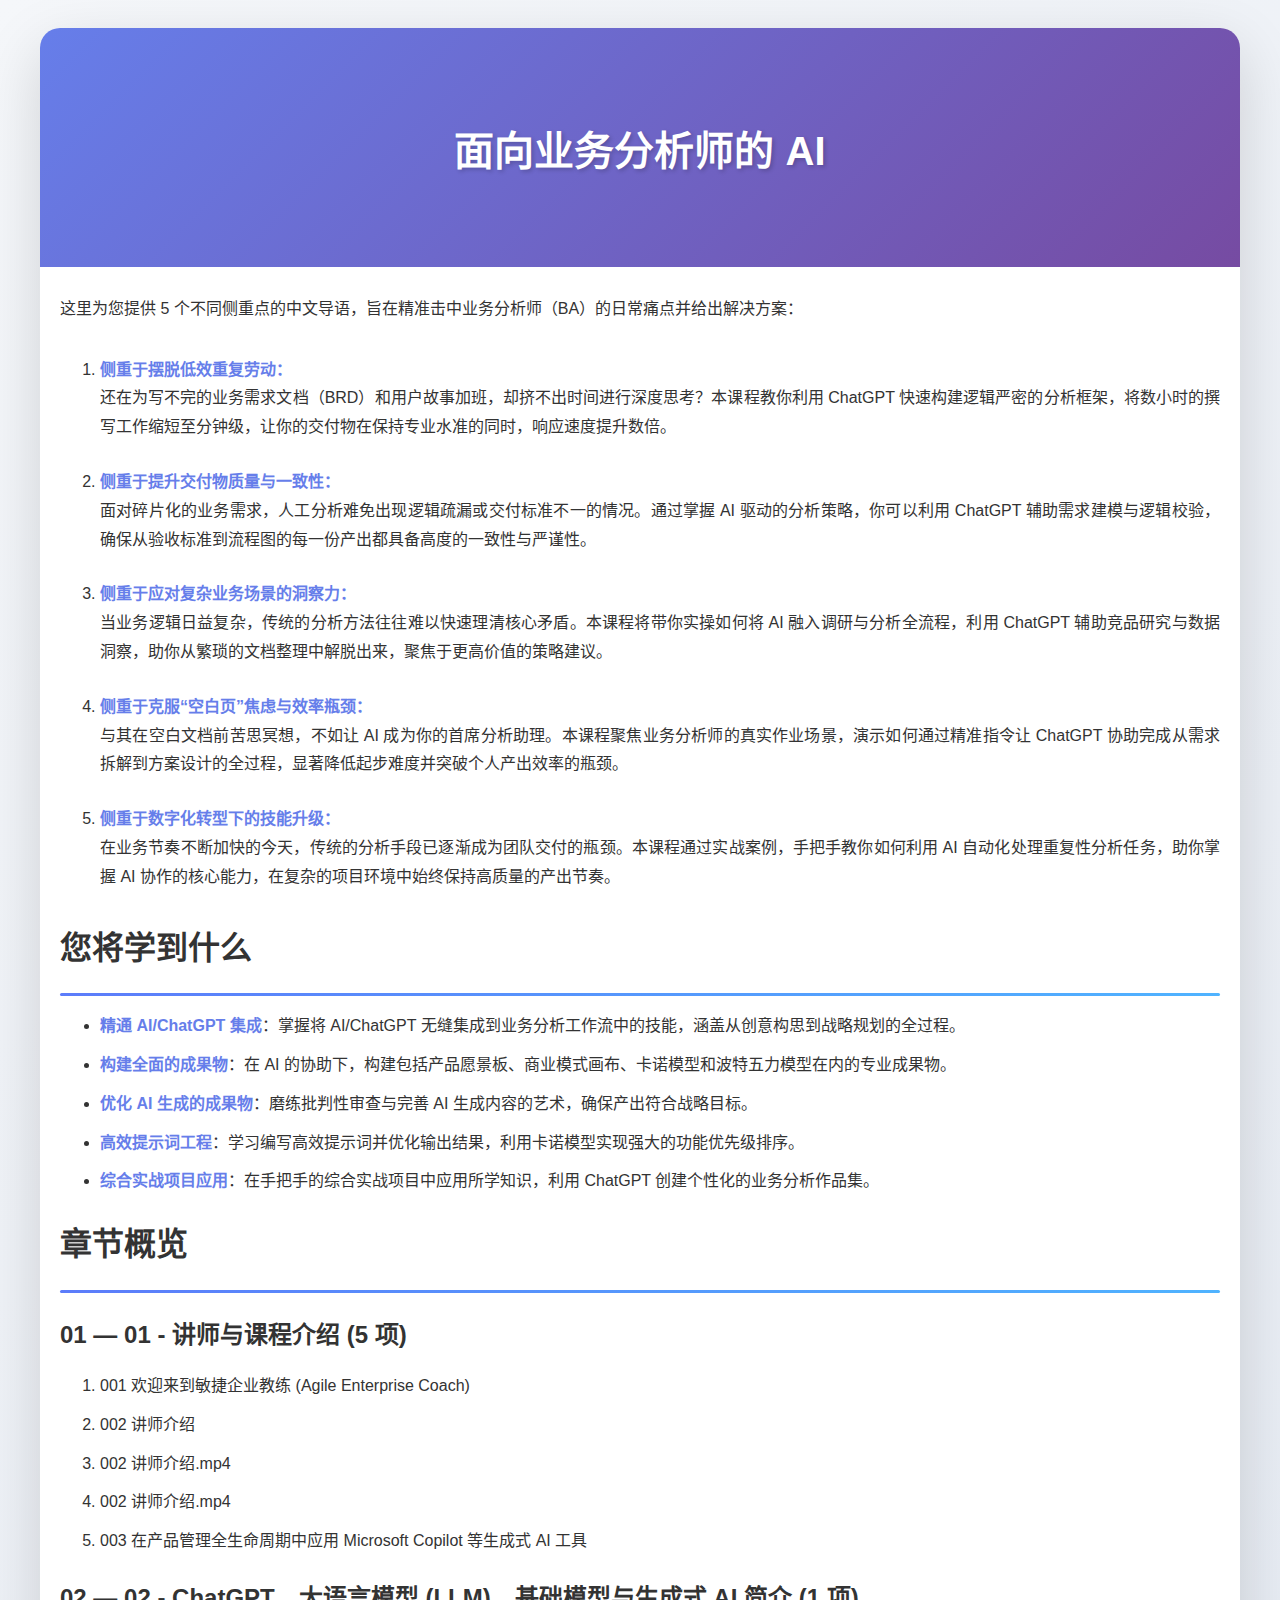
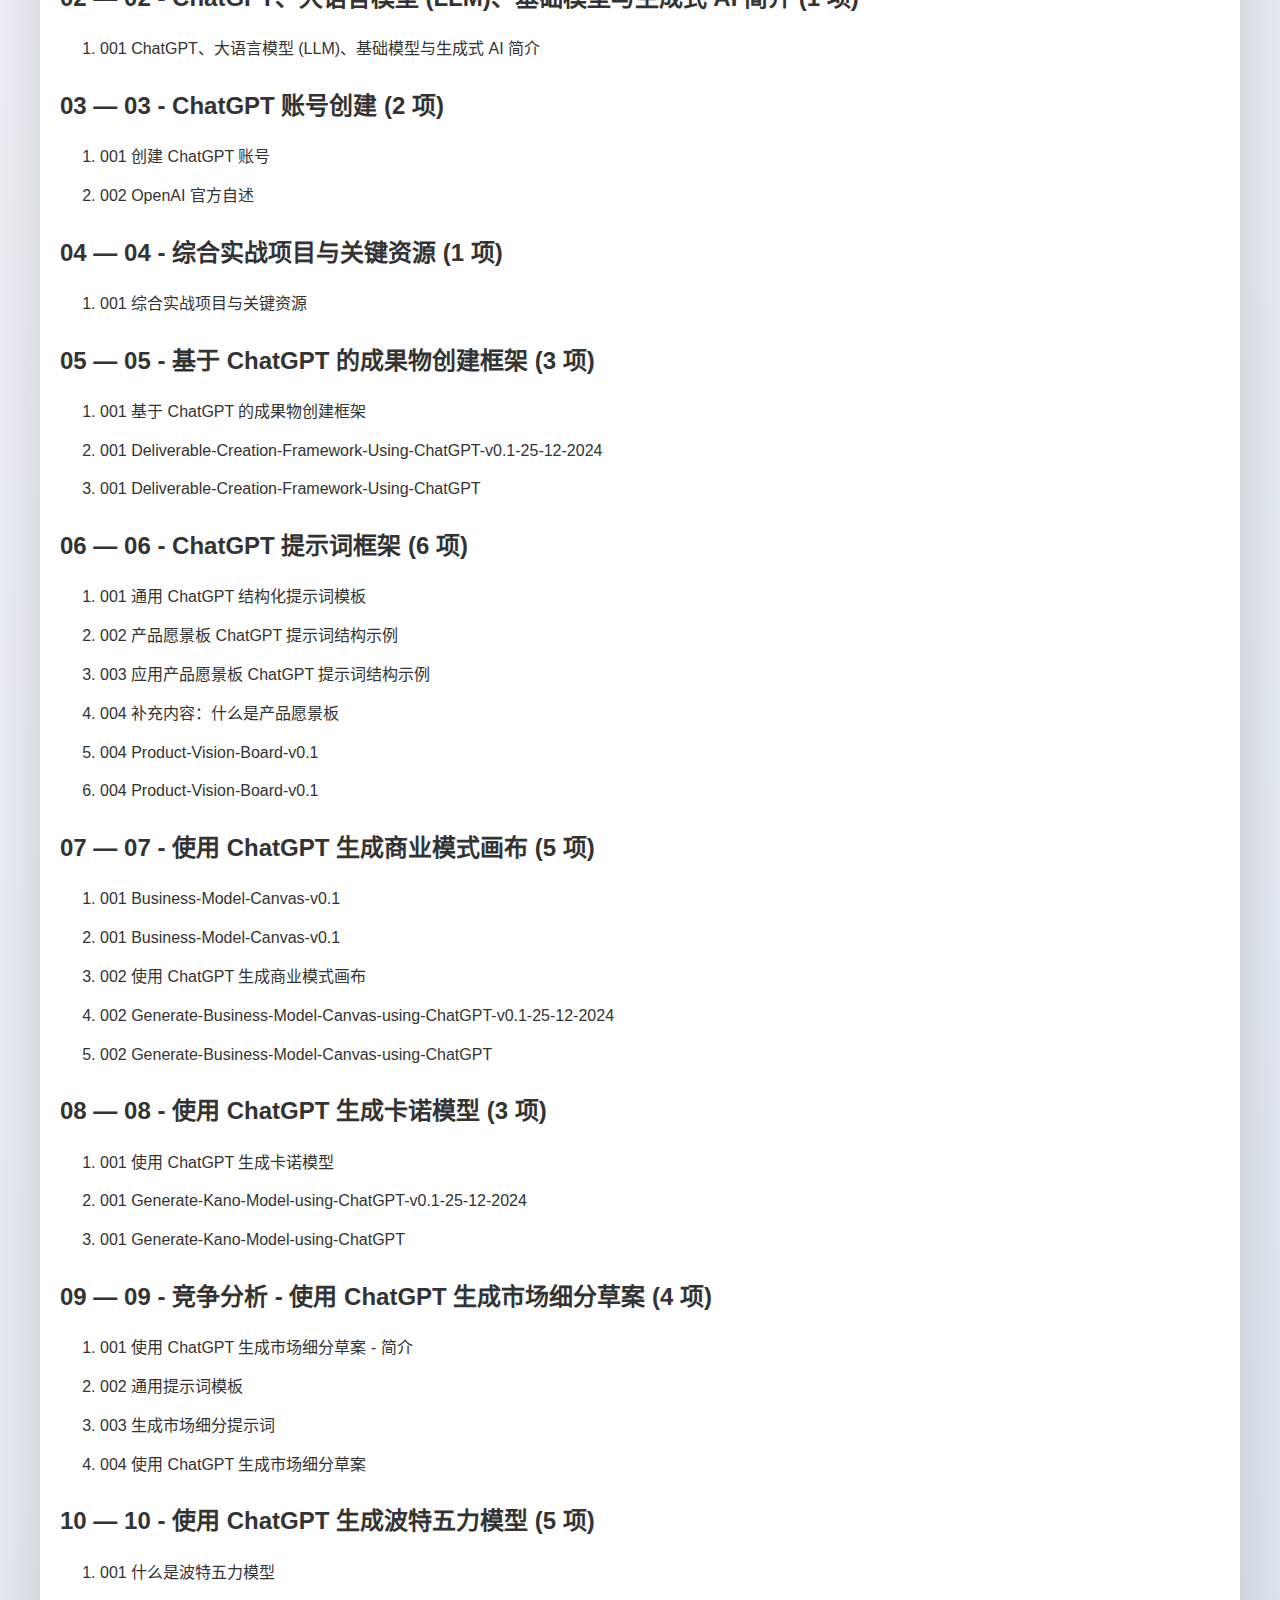
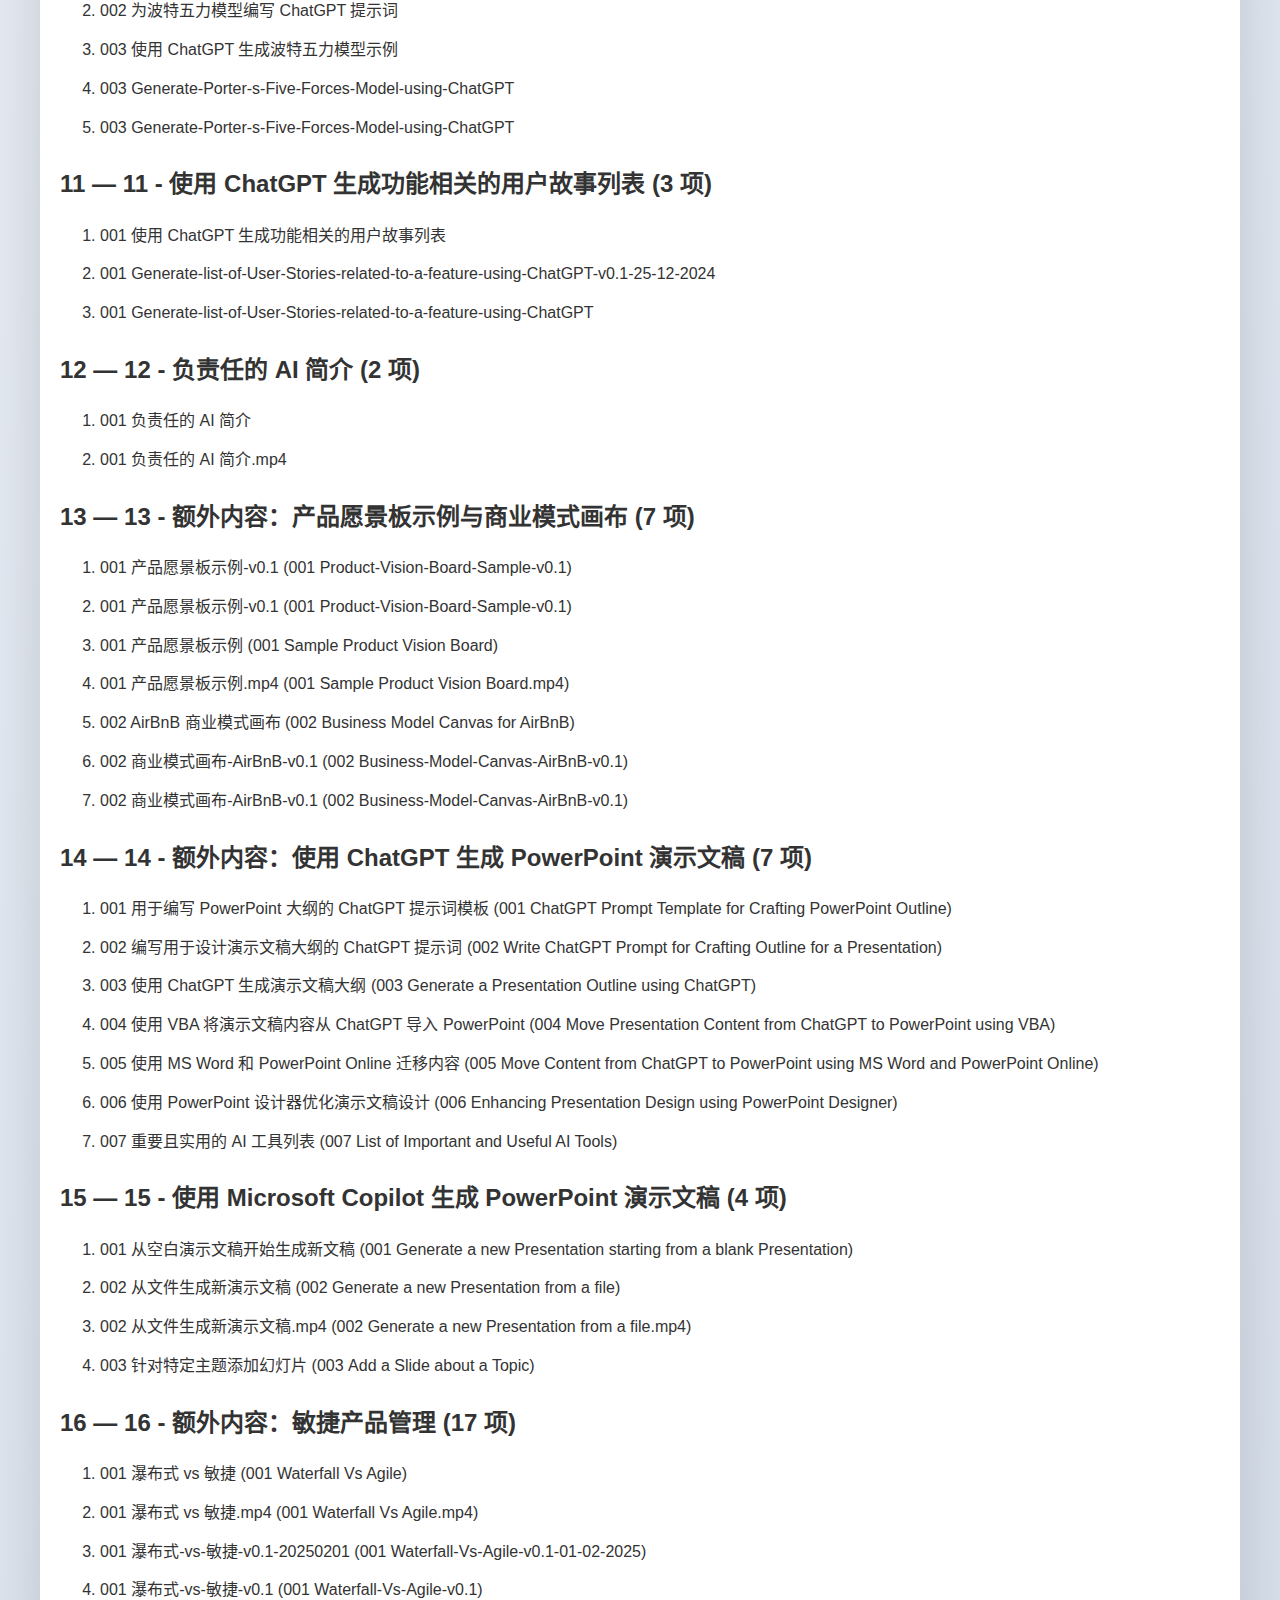
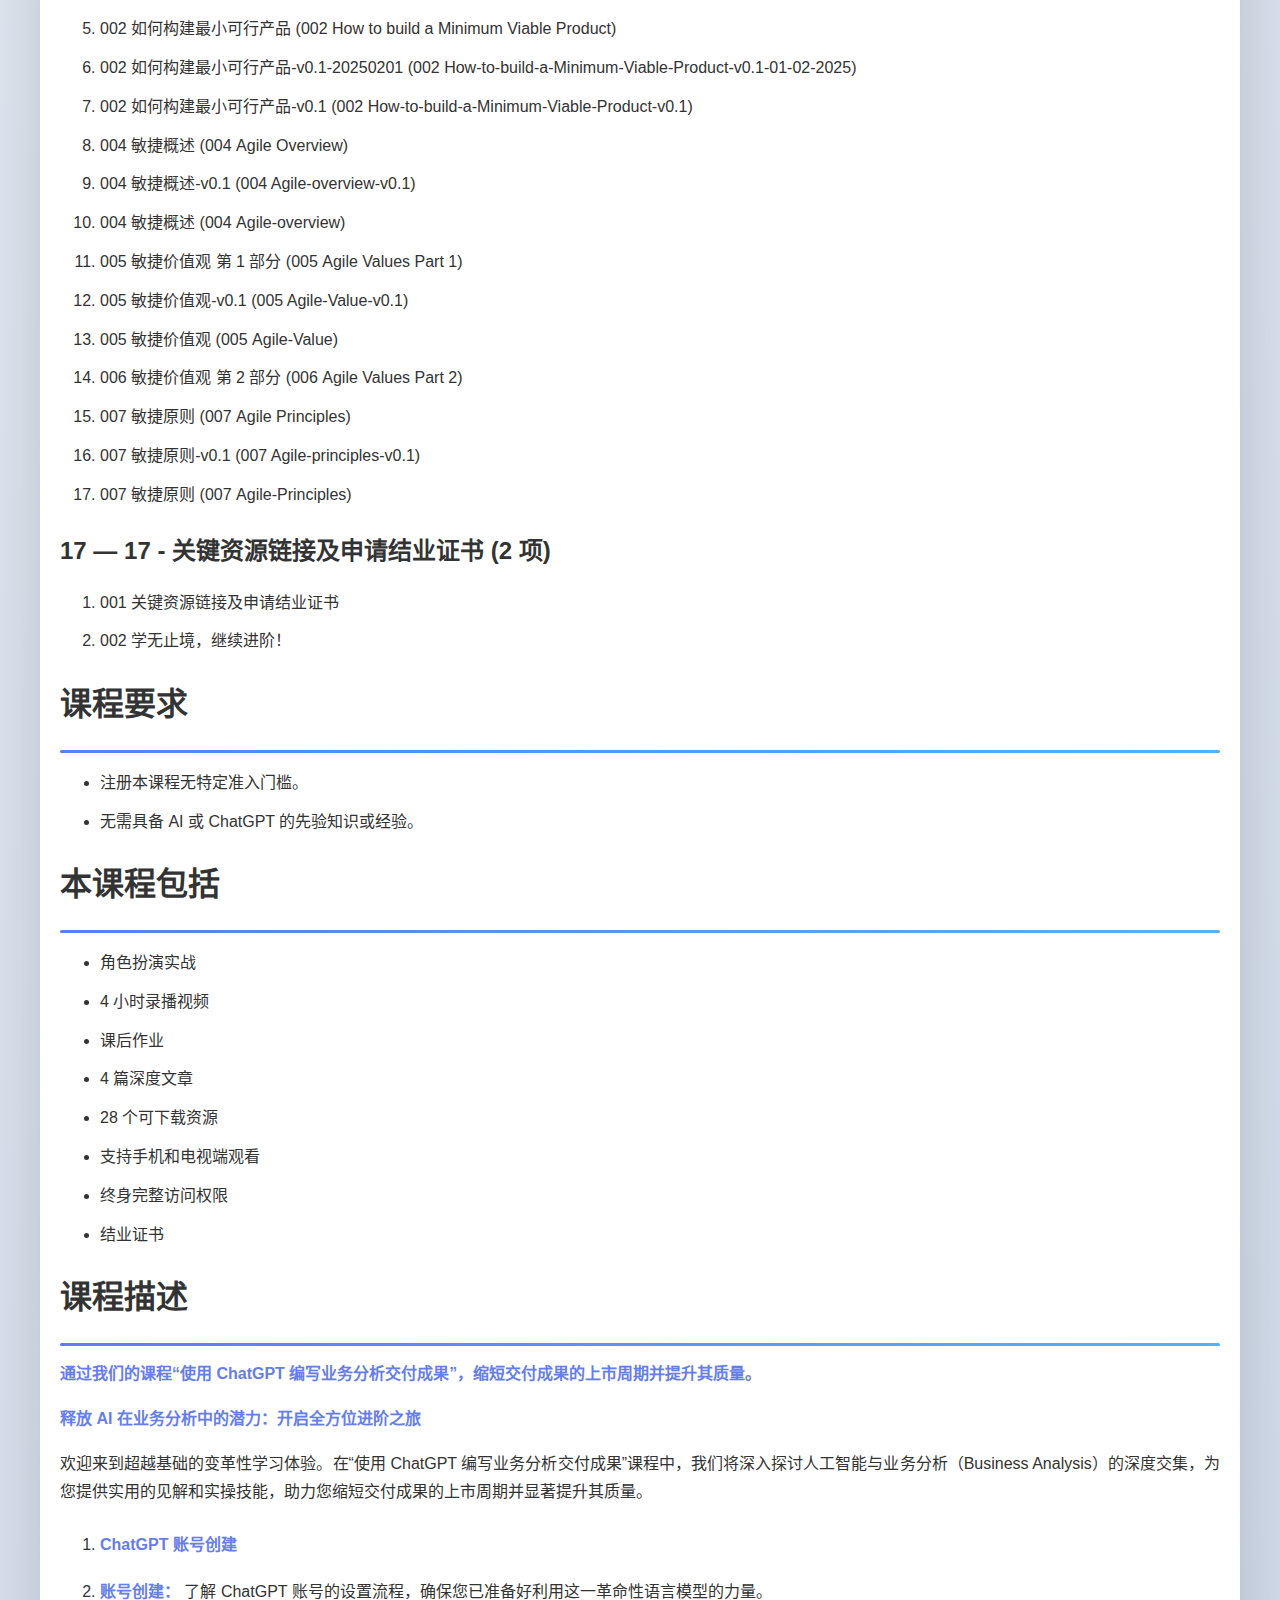
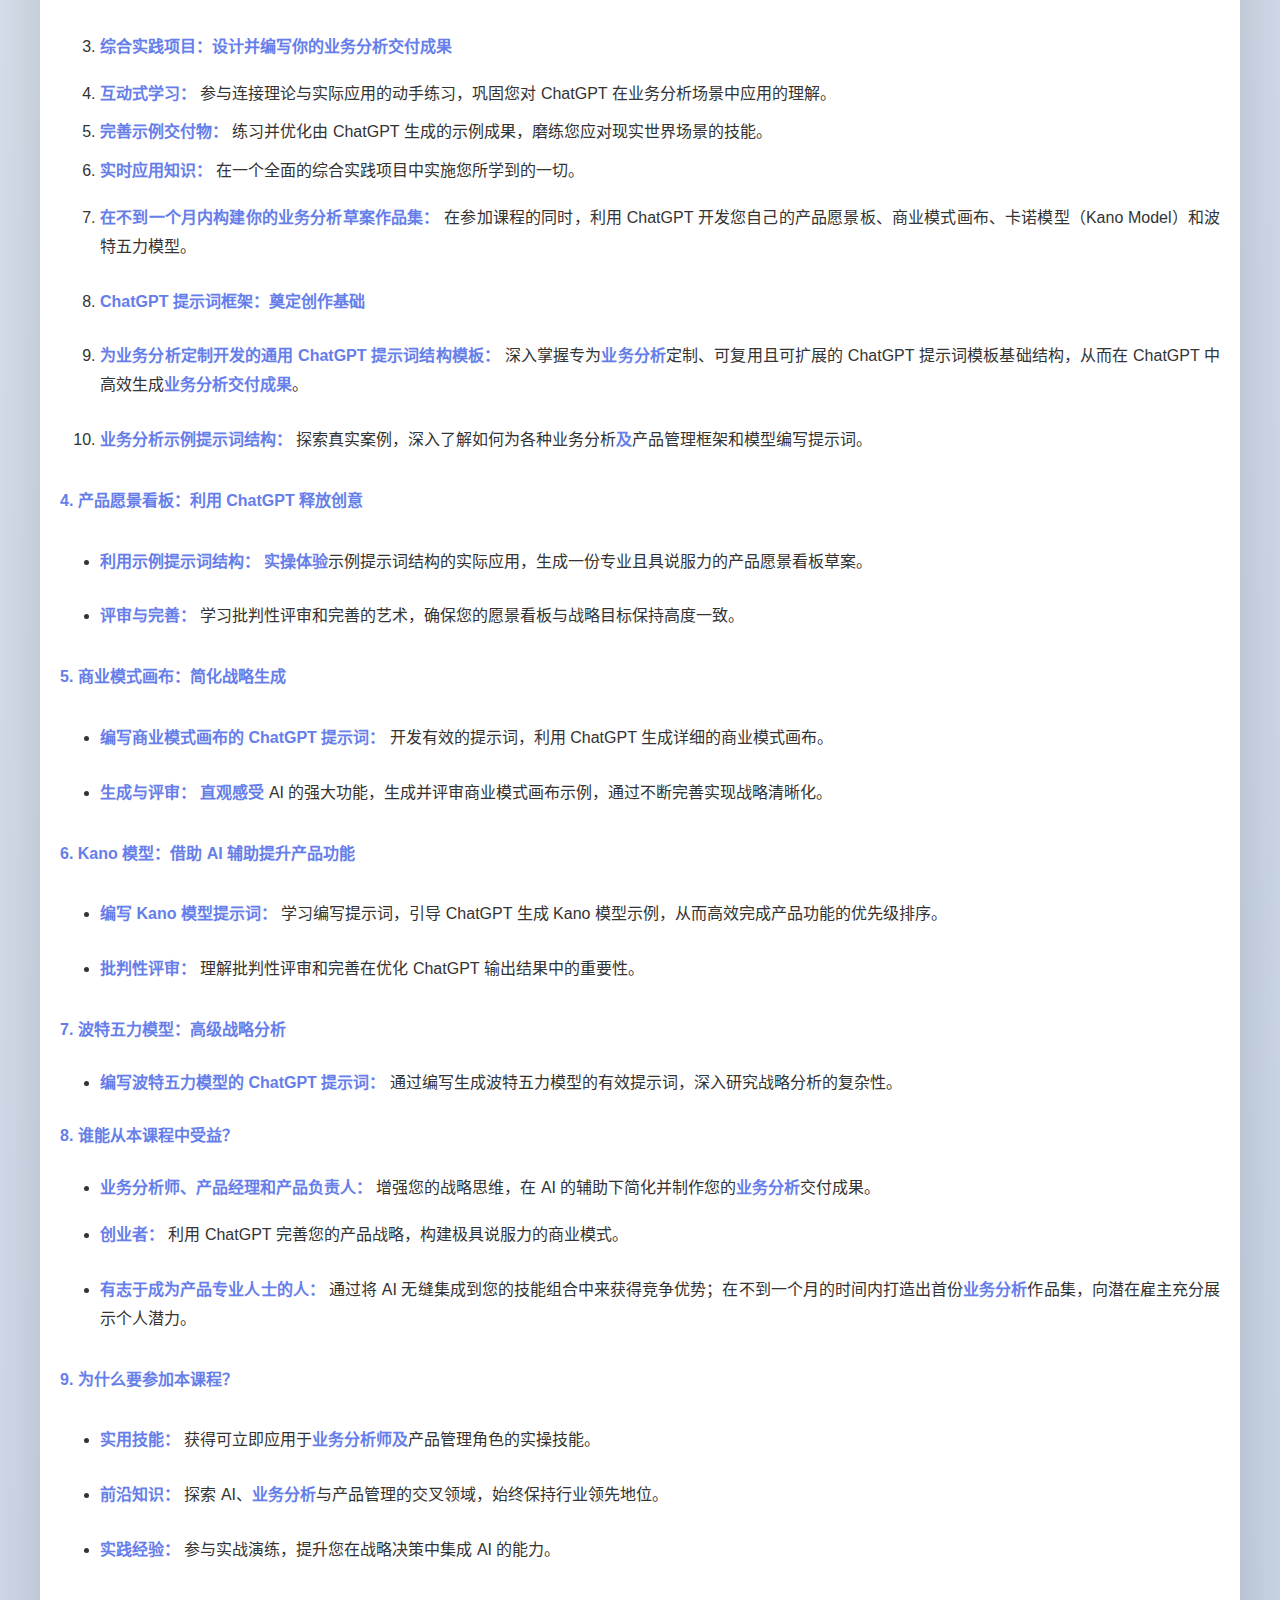
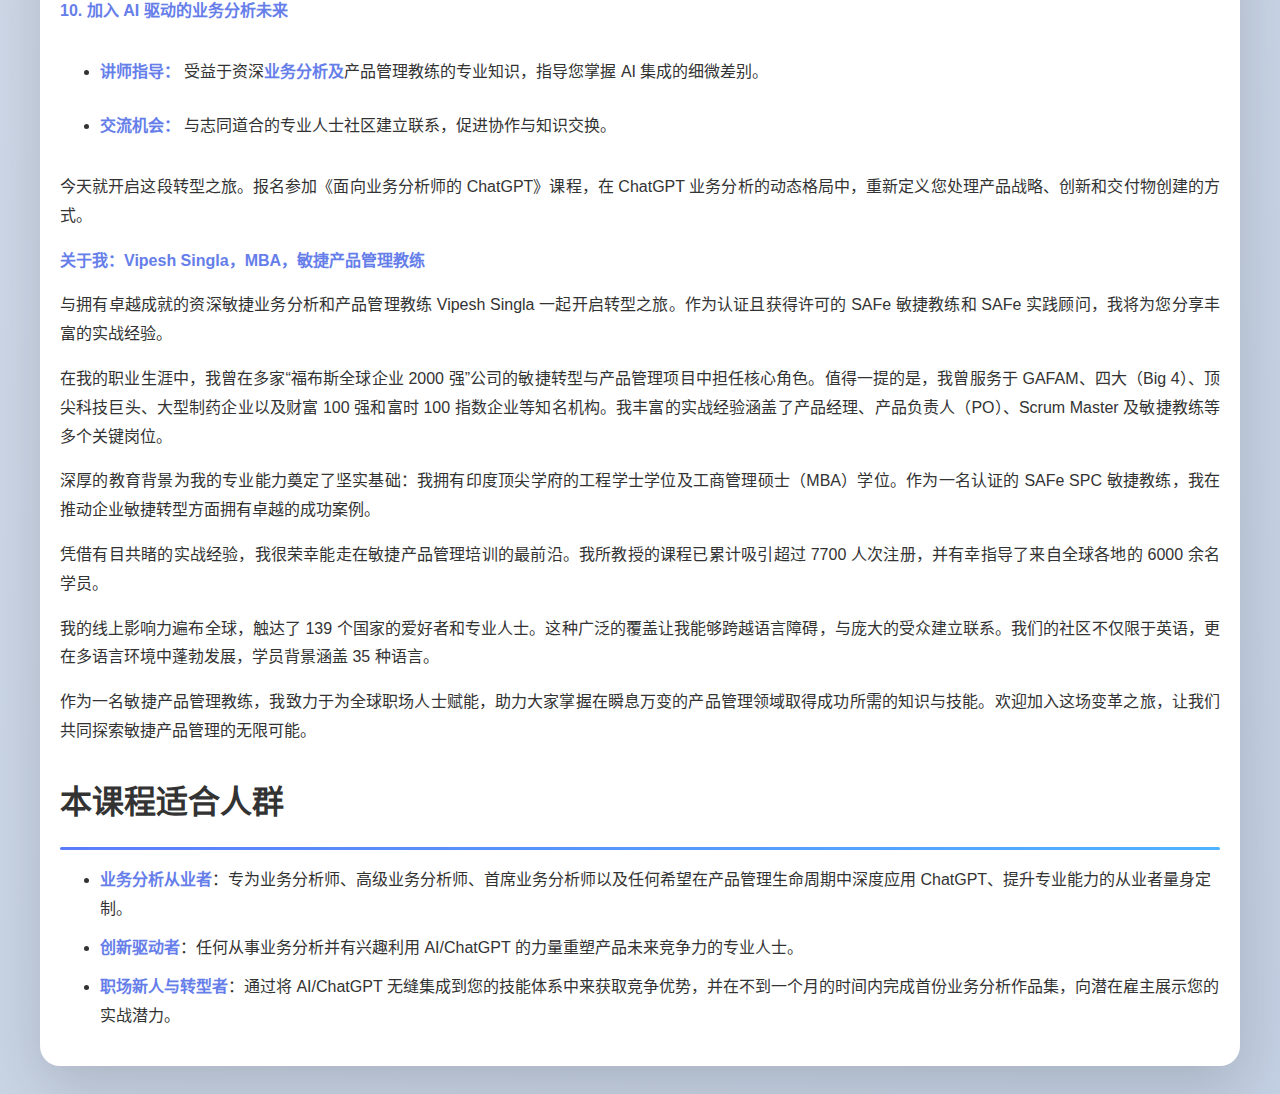
<file: course_reports/ai-for-business-analysts_final_zh.html>
<!DOCTYPE html>

<html lang="zh-CN">
<head>
<meta charset="utf-8"/>
<meta content="width=device-width, initial-scale=1.0" name="viewport"/>
<title>面向业务分析师的 AI</title>

</head>
<body style="font-family: -apple-system, BlinkMacSystemFont, 'Segoe UI', 'Roboto', 'Helvetica Neue', Arial, sans-serif; line-height: 1.8; color: #333; background: linear-gradient(135deg, #f5f7fa 0%, #c3cfe2 100%); padding: 20px">
<div class="container" style="max-width: 1200px; margin: 0 auto; background: #ffffff; border-radius: 20px; box-shadow: 0 20px 60px rgba(0, 0, 0, 0.15); overflow: hidden">
<div class="header" style="background: linear-gradient(135deg, #667eea 0%, #764ba2 100%); color: white; padding: 60px 40px; text-align: center">
<h1 style="font-size: 2.5em; margin-bottom: 20px; text-shadow: 2px 2px 4px rgba(0, 0, 0, 0.2)">面向业务分析师的 AI</h1>
</div>
<div class="content" style="padding: 20px">
<p style="margin: 0; padding: 8px 0; text-align: justify">这里为您提供 5 个不同侧重点的中文导语，旨在精准击中业务分析师（BA）的日常痛点并给出解决方案：</p>
<ol>
<li style="margin: 10px 0; line-height: 1.8">
<p style="margin: 0; padding: 8px 0; text-align: justify"><strong style="color: #667eea; font-weight: 600">侧重于摆脱低效重复劳动：</strong><br/>
还在为写不完的业务需求文档（BRD）和用户故事加班，却挤不出时间进行深度思考？本课程教你利用 ChatGPT 快速构建逻辑严密的分析框架，将数小时的撰写工作缩短至分钟级，让你的交付物在保持专业水准的同时，响应速度提升数倍。</p>
</li>
<li style="margin: 10px 0; line-height: 1.8">
<p style="margin: 0; padding: 8px 0; text-align: justify"><strong style="color: #667eea; font-weight: 600">侧重于提升交付物质量与一致性：</strong><br/>
面对碎片化的业务需求，人工分析难免出现逻辑疏漏或交付标准不一的情况。通过掌握 AI 驱动的分析策略，你可以利用 ChatGPT 辅助需求建模与逻辑校验，确保从验收标准到流程图的每一份产出都具备高度的一致性与严谨性。</p>
</li>
<li style="margin: 10px 0; line-height: 1.8">
<p style="margin: 0; padding: 8px 0; text-align: justify"><strong style="color: #667eea; font-weight: 600">侧重于应对复杂业务场景的洞察力：</strong><br/>
当业务逻辑日益复杂，传统的分析方法往往难以快速理清核心矛盾。本课程将带你实操如何将 AI 融入调研与分析全流程，利用 ChatGPT 辅助竞品研究与数据洞察，助你从繁琐的文档整理中解脱出来，聚焦于更高价值的策略建议。</p>
</li>
<li style="margin: 10px 0; line-height: 1.8">
<p style="margin: 0; padding: 8px 0; text-align: justify"><strong style="color: #667eea; font-weight: 600">侧重于克服“空白页”焦虑与效率瓶颈：</strong><br/>
与其在空白文档前苦思冥想，不如让 AI 成为你的首席分析助理。本课程聚焦业务分析师的真实作业场景，演示如何通过精准指令让 ChatGPT 协助完成从需求拆解到方案设计的全过程，显著降低起步难度并突破个人产出效率的瓶颈。</p>
</li>
<li style="margin: 10px 0; line-height: 1.8">
<p style="margin: 0; padding: 8px 0; text-align: justify"><strong style="color: #667eea; font-weight: 600">侧重于数字化转型下的技能升级：</strong><br/>
在业务节奏不断加快的今天，传统的分析手段已逐渐成为团队交付的瓶颈。本课程通过实战案例，手把手教你如何利用 AI 自动化处理重复性分析任务，助你掌握 AI 协作的核心能力，在复杂的项目环境中始终保持高质量的产出节奏。</p>
</li>
</ol>
<h2 id="您将学到什么" style="font-size: 32px !important; margin-top: 20px; margin-bottom: 4px; padding-bottom: 0; border-bottom: none">您将学到什么</h2>
<span aria-hidden="true" class="h2-divider" style="display: block; width: 100%; height: 3px; margin-top: 16px; margin-bottom: 6px; border-radius: 999px; background: linear-gradient(90deg, #5c7cfa, #4fb3ff)"> </span>
<ul>
<li style="margin: 10px 0; line-height: 1.8"><strong style="color: #667eea; font-weight: 600">精通 AI/ChatGPT 集成</strong>：掌握将 AI/ChatGPT 无缝集成到业务分析工作流中的技能，涵盖从创意构思到战略规划的全过程。</li>
<li style="margin: 10px 0; line-height: 1.8"><strong style="color: #667eea; font-weight: 600">构建全面的成果物</strong>：在 AI 的协助下，构建包括产品愿景板、商业模式画布、卡诺模型和波特五力模型在内的专业成果物。</li>
<li style="margin: 10px 0; line-height: 1.8"><strong style="color: #667eea; font-weight: 600">优化 AI 生成的成果物</strong>：磨练批判性审查与完善 AI 生成内容的艺术，确保产出符合战略目标。</li>
<li style="margin: 10px 0; line-height: 1.8"><strong style="color: #667eea; font-weight: 600">高效提示词工程</strong>：学习编写高效提示词并优化输出结果，利用卡诺模型实现强大的功能优先级排序。</li>
<li style="margin: 10px 0; line-height: 1.8"><strong style="color: #667eea; font-weight: 600">综合实战项目应用</strong>：在手把手的综合实战项目中应用所学知识，利用 ChatGPT 创建个性化的业务分析作品集。</li>
</ul>
<h2 id="章节概览" style="font-size: 32px !important; margin-top: 20px; margin-bottom: 4px; padding-bottom: 0; border-bottom: none">章节概览</h2>
<span aria-hidden="true" class="h2-divider" style="display: block; width: 100%; height: 3px; margin-top: 16px; margin-bottom: 6px; border-radius: 999px; background: linear-gradient(90deg, #5c7cfa, #4fb3ff)"> </span>
<h3 id="01-01---讲师与课程介绍-5-项" style="font-size: 24px !important; margin-top: 20px; margin-bottom: 15px">01 — 01 - 讲师与课程介绍 (5 项)</h3>
<ol>
<li style="margin: 10px 0; line-height: 1.8">001 欢迎来到敏捷企业教练 (Agile Enterprise Coach)</li>
<li style="margin: 10px 0; line-height: 1.8">002 讲师介绍</li>
<li style="margin: 10px 0; line-height: 1.8">002 讲师介绍.mp4</li>
<li style="margin: 10px 0; line-height: 1.8">002 讲师介绍.mp4</li>
<li style="margin: 10px 0; line-height: 1.8">003 在产品管理全生命周期中应用 Microsoft Copilot 等生成式 AI 工具</li>
</ol>
<h3 id="02-02---chatgpt大语言模型-llm基础模型与生成式-ai-简介-1-项" style="font-size: 24px !important; margin-top: 20px; margin-bottom: 15px">02 — 02 - ChatGPT、大语言模型 (LLM)、基础模型与生成式 AI 简介 (1 项)</h3>
<ol>
<li style="margin: 10px 0; line-height: 1.8">001 ChatGPT、大语言模型 (LLM)、基础模型与生成式 AI 简介</li>
</ol>
<h3 id="03-03---chatgpt-账号创建-2-项" style="font-size: 24px !important; margin-top: 20px; margin-bottom: 15px">03 — 03 - ChatGPT 账号创建 (2 项)</h3>
<ol>
<li style="margin: 10px 0; line-height: 1.8">001 创建 ChatGPT 账号</li>
<li style="margin: 10px 0; line-height: 1.8">002 OpenAI 官方自述</li>
</ol>
<h3 id="04-04---综合实战项目与关键资源-1-项" style="font-size: 24px !important; margin-top: 20px; margin-bottom: 15px">04 — 04 - 综合实战项目与关键资源 (1 项)</h3>
<ol>
<li style="margin: 10px 0; line-height: 1.8">001 综合实战项目与关键资源</li>
</ol>
<h3 id="05-05---基于-chatgpt-的成果物创建框架-3-项" style="font-size: 24px !important; margin-top: 20px; margin-bottom: 15px">05 — 05 - 基于 ChatGPT 的成果物创建框架 (3 项)</h3>
<ol>
<li style="margin: 10px 0; line-height: 1.8">001 基于 ChatGPT 的成果物创建框架</li>
<li style="margin: 10px 0; line-height: 1.8">001 Deliverable-Creation-Framework-Using-ChatGPT-v0.1-25-12-2024</li>
<li style="margin: 10px 0; line-height: 1.8">001 Deliverable-Creation-Framework-Using-ChatGPT</li>
</ol>
<h3 id="06-06---chatgpt-提示词框架-6-项" style="font-size: 24px !important; margin-top: 20px; margin-bottom: 15px">06 — 06 - ChatGPT 提示词框架 (6 项)</h3>
<ol>
<li style="margin: 10px 0; line-height: 1.8">001 通用 ChatGPT 结构化提示词模板</li>
<li style="margin: 10px 0; line-height: 1.8">002 产品愿景板 ChatGPT 提示词结构示例</li>
<li style="margin: 10px 0; line-height: 1.8">003 应用产品愿景板 ChatGPT 提示词结构示例</li>
<li style="margin: 10px 0; line-height: 1.8">004 补充内容：什么是产品愿景板</li>
<li style="margin: 10px 0; line-height: 1.8">004 Product-Vision-Board-v0.1</li>
<li style="margin: 10px 0; line-height: 1.8">004 Product-Vision-Board-v0.1</li>
</ol>
<h3 id="07-07---使用-chatgpt-生成商业模式画布-5-项" style="font-size: 24px !important; margin-top: 20px; margin-bottom: 15px">07 — 07 - 使用 ChatGPT 生成商业模式画布 (5 项)</h3>
<ol>
<li style="margin: 10px 0; line-height: 1.8">001 Business-Model-Canvas-v0.1</li>
<li style="margin: 10px 0; line-height: 1.8">001 Business-Model-Canvas-v0.1</li>
<li style="margin: 10px 0; line-height: 1.8">002 使用 ChatGPT 生成商业模式画布</li>
<li style="margin: 10px 0; line-height: 1.8">002 Generate-Business-Model-Canvas-using-ChatGPT-v0.1-25-12-2024</li>
<li style="margin: 10px 0; line-height: 1.8">002 Generate-Business-Model-Canvas-using-ChatGPT</li>
</ol>
<h3 id="08-08---使用-chatgpt-生成卡诺模型-3-项" style="font-size: 24px !important; margin-top: 20px; margin-bottom: 15px">08 — 08 - 使用 ChatGPT 生成卡诺模型 (3 项)</h3>
<ol>
<li style="margin: 10px 0; line-height: 1.8">001 使用 ChatGPT 生成卡诺模型</li>
<li style="margin: 10px 0; line-height: 1.8">001 Generate-Kano-Model-using-ChatGPT-v0.1-25-12-2024</li>
<li style="margin: 10px 0; line-height: 1.8">001 Generate-Kano-Model-using-ChatGPT</li>
</ol>
<h3 id="09-09---竞争分析---使用-chatgpt-生成市场细分草案-4-项" style="font-size: 24px !important; margin-top: 20px; margin-bottom: 15px">09 — 09 - 竞争分析 - 使用 ChatGPT 生成市场细分草案 (4 项)</h3>
<ol>
<li style="margin: 10px 0; line-height: 1.8">001 使用 ChatGPT 生成市场细分草案 - 简介</li>
<li style="margin: 10px 0; line-height: 1.8">002 通用提示词模板</li>
<li style="margin: 10px 0; line-height: 1.8">003 生成市场细分提示词</li>
<li style="margin: 10px 0; line-height: 1.8">004 使用 ChatGPT 生成市场细分草案</li>
</ol>
<h3 id="10-10---使用-chatgpt-生成波特五力模型-5-项" style="font-size: 24px !important; margin-top: 20px; margin-bottom: 15px">10 — 10 - 使用 ChatGPT 生成波特五力模型 (5 项)</h3>
<ol>
<li style="margin: 10px 0; line-height: 1.8">001 什么是波特五力模型</li>
<li style="margin: 10px 0; line-height: 1.8">002 为波特五力模型编写 ChatGPT 提示词</li>
<li style="margin: 10px 0; line-height: 1.8">003 使用 ChatGPT 生成波特五力模型示例</li>
<li style="margin: 10px 0; line-height: 1.8">003 Generate-Porter-s-Five-Forces-Model-using-ChatGPT</li>
<li style="margin: 10px 0; line-height: 1.8">003 Generate-Porter-s-Five-Forces-Model-using-ChatGPT</li>
</ol>
<h3 id="11-11---使用-chatgpt-生成功能相关的用户故事列表-3-项" style="font-size: 24px !important; margin-top: 20px; margin-bottom: 15px">11 — 11 - 使用 ChatGPT 生成功能相关的用户故事列表 (3 项)</h3>
<ol>
<li style="margin: 10px 0; line-height: 1.8">001 使用 ChatGPT 生成功能相关的用户故事列表</li>
<li style="margin: 10px 0; line-height: 1.8">001 Generate-list-of-User-Stories-related-to-a-feature-using-ChatGPT-v0.1-25-12-2024</li>
<li style="margin: 10px 0; line-height: 1.8">001 Generate-list-of-User-Stories-related-to-a-feature-using-ChatGPT</li>
</ol>
<h3 id="12-12---负责任的-ai-简介-2-项" style="font-size: 24px !important; margin-top: 20px; margin-bottom: 15px">12 — 12 - 负责任的 AI 简介 (2 项)</h3>
<ol>
<li style="margin: 10px 0; line-height: 1.8">001 负责任的 AI 简介</li>
<li style="margin: 10px 0; line-height: 1.8">001 负责任的 AI 简介.mp4</li>
</ol>
<h3 id="13-13---额外内容产品愿景板示例与商业模式画布-7-项" style="font-size: 24px !important; margin-top: 20px; margin-bottom: 15px">13 — 13 - 额外内容：产品愿景板示例与商业模式画布 (7 项)</h3>
<ol>
<li style="margin: 10px 0; line-height: 1.8">001 产品愿景板示例-v0.1 (001 Product-Vision-Board-Sample-v0.1)</li>
<li style="margin: 10px 0; line-height: 1.8">001 产品愿景板示例-v0.1 (001 Product-Vision-Board-Sample-v0.1)</li>
<li style="margin: 10px 0; line-height: 1.8">001 产品愿景板示例 (001 Sample Product Vision Board)</li>
<li style="margin: 10px 0; line-height: 1.8">001 产品愿景板示例.mp4 (001 Sample Product Vision Board.mp4)</li>
<li style="margin: 10px 0; line-height: 1.8">002 AirBnB 商业模式画布 (002 Business Model Canvas for AirBnB)</li>
<li style="margin: 10px 0; line-height: 1.8">002 商业模式画布-AirBnB-v0.1 (002 Business-Model-Canvas-AirBnB-v0.1)</li>
<li style="margin: 10px 0; line-height: 1.8">002 商业模式画布-AirBnB-v0.1 (002 Business-Model-Canvas-AirBnB-v0.1)</li>
</ol>
<h3 id="14-14---额外内容使用-chatgpt-生成-powerpoint-演示文稿-7-项" style="font-size: 24px !important; margin-top: 20px; margin-bottom: 15px">14 — 14 - 额外内容：使用 ChatGPT 生成 PowerPoint 演示文稿 (7 项)</h3>
<ol>
<li style="margin: 10px 0; line-height: 1.8">001 用于编写 PowerPoint 大纲的 ChatGPT 提示词模板 (001 ChatGPT Prompt Template for Crafting PowerPoint Outline)</li>
<li style="margin: 10px 0; line-height: 1.8">002 编写用于设计演示文稿大纲的 ChatGPT 提示词 (002 Write ChatGPT Prompt for Crafting Outline for a Presentation)</li>
<li style="margin: 10px 0; line-height: 1.8">003 使用 ChatGPT 生成演示文稿大纲 (003 Generate a Presentation Outline using ChatGPT)</li>
<li style="margin: 10px 0; line-height: 1.8">004 使用 VBA 将演示文稿内容从 ChatGPT 导入 PowerPoint (004 Move Presentation Content from ChatGPT to PowerPoint using VBA)</li>
<li style="margin: 10px 0; line-height: 1.8">005 使用 MS Word 和 PowerPoint Online 迁移内容 (005 Move Content from ChatGPT to PowerPoint using MS Word and PowerPoint Online)</li>
<li style="margin: 10px 0; line-height: 1.8">006 使用 PowerPoint 设计器优化演示文稿设计 (006 Enhancing Presentation Design using PowerPoint Designer)</li>
<li style="margin: 10px 0; line-height: 1.8">007 重要且实用的 AI 工具列表 (007 List of Important and Useful AI Tools)</li>
</ol>
<h3 id="15-15---使用-microsoft-copilot-生成-powerpoint-演示文稿-4-项" style="font-size: 24px !important; margin-top: 20px; margin-bottom: 15px">15 — 15 - 使用 Microsoft Copilot 生成 PowerPoint 演示文稿 (4 项)</h3>
<ol>
<li style="margin: 10px 0; line-height: 1.8">001 从空白演示文稿开始生成新文稿 (001 Generate a new Presentation starting from a blank Presentation)</li>
<li style="margin: 10px 0; line-height: 1.8">002 从文件生成新演示文稿 (002 Generate a new Presentation from a file)</li>
<li style="margin: 10px 0; line-height: 1.8">002 从文件生成新演示文稿.mp4 (002 Generate a new Presentation from a file.mp4)</li>
<li style="margin: 10px 0; line-height: 1.8">003 针对特定主题添加幻灯片 (003 Add a Slide about a Topic)</li>
</ol>
<h3 id="16-16---额外内容敏捷产品管理-17-项" style="font-size: 24px !important; margin-top: 20px; margin-bottom: 15px">16 — 16 - 额外内容：敏捷产品管理 (17 项)</h3>
<ol>
<li style="margin: 10px 0; line-height: 1.8">001 瀑布式 vs 敏捷 (001 Waterfall Vs Agile)</li>
<li style="margin: 10px 0; line-height: 1.8">001 瀑布式 vs 敏捷.mp4 (001 Waterfall Vs Agile.mp4)</li>
<li style="margin: 10px 0; line-height: 1.8">001 瀑布式-vs-敏捷-v0.1-20250201 (001 Waterfall-Vs-Agile-v0.1-01-02-2025)</li>
<li style="margin: 10px 0; line-height: 1.8">001 瀑布式-vs-敏捷-v0.1 (001 Waterfall-Vs-Agile-v0.1)</li>
<li style="margin: 10px 0; line-height: 1.8">002 如何构建最小可行产品 (002 How to build a Minimum Viable Product)</li>
<li style="margin: 10px 0; line-height: 1.8">002 如何构建最小可行产品-v0.1-20250201 (002 How-to-build-a-Minimum-Viable-Product-v0.1-01-02-2025)</li>
<li style="margin: 10px 0; line-height: 1.8">002 如何构建最小可行产品-v0.1 (002 How-to-build-a-Minimum-Viable-Product-v0.1)</li>
<li style="margin: 10px 0; line-height: 1.8">004 敏捷概述 (004 Agile Overview)</li>
<li style="margin: 10px 0; line-height: 1.8">004 敏捷概述-v0.1 (004 Agile-overview-v0.1)</li>
<li style="margin: 10px 0; line-height: 1.8">004 敏捷概述 (004 Agile-overview)</li>
<li style="margin: 10px 0; line-height: 1.8">005 敏捷价值观 第 1 部分 (005 Agile Values Part 1)</li>
<li style="margin: 10px 0; line-height: 1.8">005 敏捷价值观-v0.1 (005 Agile-Value-v0.1)</li>
<li style="margin: 10px 0; line-height: 1.8">005 敏捷价值观 (005 Agile-Value)</li>
<li style="margin: 10px 0; line-height: 1.8">006 敏捷价值观 第 2 部分 (006 Agile Values Part 2)</li>
<li style="margin: 10px 0; line-height: 1.8">007 敏捷原则 (007 Agile Principles)</li>
<li style="margin: 10px 0; line-height: 1.8">007 敏捷原则-v0.1 (007 Agile-principles-v0.1)</li>
<li style="margin: 10px 0; line-height: 1.8">007 敏捷原则 (007 Agile-Principles)</li>
</ol>
<h3 id="17-17---关键资源链接及申请结业证书-2-项" style="font-size: 24px !important; margin-top: 20px; margin-bottom: 15px">17 — 17 - 关键资源链接及申请结业证书 (2 项)</h3>
<ol>
<li style="margin: 10px 0; line-height: 1.8">001 关键资源链接及申请结业证书</li>
<li style="margin: 10px 0; line-height: 1.8">002 学无止境，继续进阶！</li>
</ol>
<h2 id="课程要求" style="font-size: 32px !important; margin-top: 20px; margin-bottom: 4px; padding-bottom: 0; border-bottom: none">课程要求</h2>
<span aria-hidden="true" class="h2-divider" style="display: block; width: 100%; height: 3px; margin-top: 16px; margin-bottom: 6px; border-radius: 999px; background: linear-gradient(90deg, #5c7cfa, #4fb3ff)"> </span>
<ul>
<li style="margin: 10px 0; line-height: 1.8">注册本课程无特定准入门槛。</li>
<li style="margin: 10px 0; line-height: 1.8">无需具备 AI 或 ChatGPT 的先验知识或经验。</li>
</ul>
<h2 id="本课程包括" style="font-size: 32px !important; margin-top: 20px; margin-bottom: 4px; padding-bottom: 0; border-bottom: none">本课程包括</h2>
<span aria-hidden="true" class="h2-divider" style="display: block; width: 100%; height: 3px; margin-top: 16px; margin-bottom: 6px; border-radius: 999px; background: linear-gradient(90deg, #5c7cfa, #4fb3ff)"> </span>
<ul>
<li style="margin: 10px 0; line-height: 1.8">角色扮演实战</li>
<li style="margin: 10px 0; line-height: 1.8">4 小时录播视频</li>
<li style="margin: 10px 0; line-height: 1.8">课后作业</li>
<li style="margin: 10px 0; line-height: 1.8">4 篇深度文章</li>
<li style="margin: 10px 0; line-height: 1.8">28 个可下载资源</li>
<li style="margin: 10px 0; line-height: 1.8">支持手机和电视端观看</li>
<li style="margin: 10px 0; line-height: 1.8">终身完整访问权限</li>
<li style="margin: 10px 0; line-height: 1.8">结业证书</li>
</ul>
<h2 id="课程描述" style="font-size: 32px !important; margin-top: 20px; margin-bottom: 4px; padding-bottom: 0; border-bottom: none">课程描述</h2>
<span aria-hidden="true" class="h2-divider" style="display: block; width: 100%; height: 3px; margin-top: 16px; margin-bottom: 6px; border-radius: 999px; background: linear-gradient(90deg, #5c7cfa, #4fb3ff)"> </span>
<p style="margin: 0; padding: 8px 0; text-align: justify"><strong style="color: #667eea; font-weight: 600">通过我们的课程“使用 ChatGPT 编写业务分析交付成果”，缩短交付成果的上市周期并提升其质量。</strong></p>
<p style="margin: 0; padding: 8px 0; text-align: justify"><strong style="color: #667eea; font-weight: 600">释放 AI 在业务分析中的潜力：开启全方位进阶之旅</strong></p>
<p style="margin: 0; padding: 8px 0; text-align: justify">欢迎来到超越基础的变革性学习体验。在“使用 ChatGPT 编写业务分析交付成果”课程中，我们将深入探讨人工智能与业务分析（Business Analysis）的深度交集，为您提供实用的见解和实操技能，助力您缩短交付成果的上市周期并显著提升其质量。</p>
<ol>
<li style="margin: 10px 0; line-height: 1.8"><strong style="color: #667eea; font-weight: 600">ChatGPT 账号创建</strong></li>
<li style="margin: 10px 0; line-height: 1.8">
<p style="margin: 0; padding: 8px 0; text-align: justify"><strong style="color: #667eea; font-weight: 600">账号创建：</strong> 了解 ChatGPT 账号的设置流程，确保您已准备好利用这一革命性语言模型的力量。</p>
</li>
<li style="margin: 10px 0; line-height: 1.8">
<p style="margin: 0; padding: 8px 0; text-align: justify"><strong style="color: #667eea; font-weight: 600">综合实践项目：设计并编写你的业务分析交付成果</strong></p>
</li>
<li style="margin: 10px 0; line-height: 1.8"><strong style="color: #667eea; font-weight: 600">互动式学习：</strong> 参与连接理论与实际应用的动手练习，巩固您对 ChatGPT 在业务分析场景中应用的理解。</li>
<li style="margin: 10px 0; line-height: 1.8"><strong style="color: #667eea; font-weight: 600">完善示例交付物：</strong> 练习并优化由 ChatGPT 生成的示例成果，磨练您应对现实世界场景的技能。</li>
<li style="margin: 10px 0; line-height: 1.8"><strong style="color: #667eea; font-weight: 600">实时应用知识：</strong> 在一个全面的综合实践项目中实施您所学到的一切。</li>
<li style="margin: 10px 0; line-height: 1.8">
<p style="margin: 0; padding: 8px 0; text-align: justify"><strong style="color: #667eea; font-weight: 600">在不到一个月内构建你的业务分析草案作品集：</strong> 在参加课程的同时，利用 ChatGPT 开发您自己的产品愿景板、商业模式画布、卡诺模型（Kano Model）和波特五力模型。</p>
</li>
<li style="margin: 10px 0; line-height: 1.8">
<p style="margin: 0; padding: 8px 0; text-align: justify"><strong style="color: #667eea; font-weight: 600">ChatGPT 提示词框架：奠定创作基础</strong></p>
</li>
<li style="margin: 10px 0; line-height: 1.8">
<p style="margin: 0; padding: 8px 0; text-align: justify"><strong style="color: #667eea; font-weight: 600">为业务分析定制开发的通用 ChatGPT 提示词结构模板：</strong> 深入掌握专为<strong style="color: #667eea; font-weight: 600">业务分析</strong>定制、可复用且可扩展的 ChatGPT 提示词模板基础结构，从而在 ChatGPT 中高效生成<strong style="color: #667eea; font-weight: 600">业务分析交付成果</strong>。</p>
</li>
<li style="margin: 10px 0; line-height: 1.8">
<p style="margin: 0; padding: 8px 0; text-align: justify"><strong style="color: #667eea; font-weight: 600">业务分析示例提示词结构：</strong> 探索真实案例，深入了解如何为各种业务分析<strong style="color: #667eea; font-weight: 600">及</strong>产品管理框架和模型编写提示词。</p>
</li>
</ol>
<p style="margin: 0; padding: 8px 0; text-align: justify"><strong style="color: #667eea; font-weight: 600">4. 产品愿景看板：利用 ChatGPT 释放创意</strong></p>
<ul>
<li style="margin: 10px 0; line-height: 1.8">
<p style="margin: 0; padding: 8px 0; text-align: justify"><strong style="color: #667eea; font-weight: 600">利用示例提示词结构：</strong> <strong style="color: #667eea; font-weight: 600">实操体验</strong>示例提示词结构的实际应用，生成一份专业且具说服力的产品愿景看板草案。</p>
</li>
<li style="margin: 10px 0; line-height: 1.8">
<p style="margin: 0; padding: 8px 0; text-align: justify"><strong style="color: #667eea; font-weight: 600">评审与完善：</strong> 学习批判性评审和完善的艺术，确保您的愿景看板与战略目标保持高度一致。</p>
</li>
</ul>
<p style="margin: 0; padding: 8px 0; text-align: justify"><strong style="color: #667eea; font-weight: 600">5. 商业模式画布：简化战略生成</strong></p>
<ul>
<li style="margin: 10px 0; line-height: 1.8">
<p style="margin: 0; padding: 8px 0; text-align: justify"><strong style="color: #667eea; font-weight: 600">编写商业模式画布的 ChatGPT 提示词：</strong> 开发有效的提示词，利用 ChatGPT 生成详细的商业模式画布。</p>
</li>
<li style="margin: 10px 0; line-height: 1.8">
<p style="margin: 0; padding: 8px 0; text-align: justify"><strong style="color: #667eea; font-weight: 600">生成与评审：</strong> <strong style="color: #667eea; font-weight: 600">直观感受</strong> AI 的强大功能，生成并评审商业模式画布示例，通过不断完善实现战略清晰化。</p>
</li>
</ul>
<p style="margin: 0; padding: 8px 0; text-align: justify"><strong style="color: #667eea; font-weight: 600">6. Kano 模型：借助 AI 辅助提升产品功能</strong></p>
<ul>
<li style="margin: 10px 0; line-height: 1.8">
<p style="margin: 0; padding: 8px 0; text-align: justify"><strong style="color: #667eea; font-weight: 600">编写 Kano 模型提示词：</strong> 学习编写提示词，引导 ChatGPT 生成 Kano 模型示例，从而高效完成产品功能的优先级排序。</p>
</li>
<li style="margin: 10px 0; line-height: 1.8">
<p style="margin: 0; padding: 8px 0; text-align: justify"><strong style="color: #667eea; font-weight: 600">批判性评审：</strong> 理解批判性评审和完善在优化 ChatGPT 输出结果中的重要性。</p>
</li>
</ul>
<p style="margin: 0; padding: 8px 0; text-align: justify"><strong style="color: #667eea; font-weight: 600">7. 波特五力模型：高级战略分析</strong></p>
<ul>
<li style="margin: 10px 0; line-height: 1.8"><strong style="color: #667eea; font-weight: 600">编写波特五力模型的 ChatGPT 提示词：</strong> 通过编写生成波特五力模型的有效提示词，深入研究战略分析的复杂性。</li>
</ul>
<p style="margin: 0; padding: 8px 0; text-align: justify"><strong style="color: #667eea; font-weight: 600">8. 谁能从本课程中受益？</strong></p>
<ul>
<li style="margin: 10px 0; line-height: 1.8"><strong style="color: #667eea; font-weight: 600">业务分析师、产品经理和产品负责人：</strong> 增强您的战略思维，在 AI 的辅助下简化并制作您的<strong style="color: #667eea; font-weight: 600">业务分析</strong>交付成果。</li>
<li style="margin: 10px 0; line-height: 1.8">
<p style="margin: 0; padding: 8px 0; text-align: justify"><strong style="color: #667eea; font-weight: 600">创业者：</strong> 利用 ChatGPT 完善您的产品战略，构建极具说服力的商业模式。</p>
</li>
<li style="margin: 10px 0; line-height: 1.8">
<p style="margin: 0; padding: 8px 0; text-align: justify"><strong style="color: #667eea; font-weight: 600">有志于成为产品专业人士的人：</strong> 通过将 AI 无缝集成到您的技能组合中来获得竞争优势；在不到一个月的时间内打造出首份<strong style="color: #667eea; font-weight: 600">业务分析</strong>作品集，向潜在雇主充分展示个人潜力。</p>
</li>
</ul>
<p style="margin: 0; padding: 8px 0; text-align: justify"><strong style="color: #667eea; font-weight: 600">9. 为什么要参加本课程？</strong></p>
<ul>
<li style="margin: 10px 0; line-height: 1.8">
<p style="margin: 0; padding: 8px 0; text-align: justify"><strong style="color: #667eea; font-weight: 600">实用技能：</strong> 获得可立即应用于<strong style="color: #667eea; font-weight: 600">业务分析师及</strong>产品管理角色的实操技能。</p>
</li>
<li style="margin: 10px 0; line-height: 1.8">
<p style="margin: 0; padding: 8px 0; text-align: justify"><strong style="color: #667eea; font-weight: 600">前沿知识：</strong> 探索 AI、<strong style="color: #667eea; font-weight: 600">业务分析</strong>与产品管理的交叉领域，始终保持行业领先地位。</p>
</li>
<li style="margin: 10px 0; line-height: 1.8">
<p style="margin: 0; padding: 8px 0; text-align: justify"><strong style="color: #667eea; font-weight: 600">实践经验：</strong> 参与实战演练，提升您在战略决策中集成 AI 的能力。</p>
</li>
</ul>
<p style="margin: 0; padding: 8px 0; text-align: justify"><strong style="color: #667eea; font-weight: 600">10. 加入 AI 驱动的业务分析未来</strong></p>
<ul>
<li style="margin: 10px 0; line-height: 1.8">
<p style="margin: 0; padding: 8px 0; text-align: justify"><strong style="color: #667eea; font-weight: 600">讲师指导：</strong> 受益于资深<strong style="color: #667eea; font-weight: 600">业务分析及</strong>产品管理教练的专业知识，指导您掌握 AI 集成的细微差别。</p>
</li>
<li style="margin: 10px 0; line-height: 1.8">
<p style="margin: 0; padding: 8px 0; text-align: justify"><strong style="color: #667eea; font-weight: 600">交流机会：</strong> 与志同道合的专业人士社区建立联系，促进协作与知识交换。</p>
</li>
</ul>
<p style="margin: 0; padding: 8px 0; text-align: justify">今天就开启这段转型之旅。报名参加《面向业务分析师的 ChatGPT》课程，在 ChatGPT 业务分析的动态格局中，重新定义您处理产品战略、创新和交付物创建的方式。</p>
<p style="margin: 0; padding: 8px 0; text-align: justify"><strong style="color: #667eea; font-weight: 600">关于我：Vipesh Singla，MBA，敏捷产品管理教练</strong></p>
<p style="margin: 0; padding: 8px 0; text-align: justify">与拥有卓越成就的资深敏捷业务分析和产品管理教练 Vipesh Singla 一起开启转型之旅。作为认证且获得许可的 SAFe 敏捷教练和 SAFe 实践顾问，我将为您分享丰富的实战经验。</p>
<p style="margin: 0; padding: 8px 0; text-align: justify">在我的职业生涯中，我曾在多家“福布斯全球企业 2000 强”公司的敏捷转型与产品管理项目中担任核心角色。值得一提的是，我曾服务于 GAFAM、四大（Big 4）、顶尖科技巨头、大型制药企业以及财富 100 强和富时 100 指数企业等知名机构。我丰富的实战经验涵盖了产品经理、产品负责人（PO）、Scrum Master 及敏捷教练等多个关键岗位。</p>
<p style="margin: 0; padding: 8px 0; text-align: justify">深厚的教育背景为我的专业能力奠定了坚实基础：我拥有印度顶尖学府的工程学士学位及工商管理硕士（MBA）学位。作为一名认证的 SAFe SPC 敏捷教练，我在推动企业敏捷转型方面拥有卓越的成功案例。</p>
<p style="margin: 0; padding: 8px 0; text-align: justify">凭借有目共睹的实战经验，我很荣幸能走在敏捷产品管理培训的最前沿。我所教授的课程已累计吸引超过 7700 人次注册，并有幸指导了来自全球各地的 6000 余名学员。</p>
<p style="margin: 0; padding: 8px 0; text-align: justify">我的线上影响力遍布全球，触达了 139 个国家的爱好者和专业人士。这种广泛的覆盖让我能够跨越语言障碍，与庞大的受众建立联系。我们的社区不仅限于英语，更在多语言环境中蓬勃发展，学员背景涵盖 35 种语言。</p>
<p style="margin: 0; padding: 8px 0; text-align: justify">作为一名敏捷产品管理教练，我致力于为全球职场人士赋能，助力大家掌握在瞬息万变的产品管理领域取得成功所需的知识与技能。欢迎加入这场变革之旅，让我们共同探索敏捷产品管理的无限可能。</p>
<h2 id="本课程适合人群" style="font-size: 32px !important; margin-top: 20px; margin-bottom: 4px; padding-bottom: 0; border-bottom: none">本课程适合人群</h2>
<span aria-hidden="true" class="h2-divider" style="display: block; width: 100%; height: 3px; margin-top: 16px; margin-bottom: 6px; border-radius: 999px; background: linear-gradient(90deg, #5c7cfa, #4fb3ff)"> </span>
<ul>
<li style="margin: 10px 0; line-height: 1.8"><strong style="color: #667eea; font-weight: 600">业务分析从业者</strong>：专为业务分析师、高级业务分析师、首席业务分析师以及任何希望在产品管理生命周期中深度应用 ChatGPT、提升专业能力的从业者量身定制。</li>
<li style="margin: 10px 0; line-height: 1.8"><strong style="color: #667eea; font-weight: 600">创新驱动者</strong>：任何从事业务分析并有兴趣利用 AI/ChatGPT 的力量重塑产品未来竞争力的专业人士。</li>
<li style="margin: 10px 0; line-height: 1.8"><strong style="color: #667eea; font-weight: 600">职场新人与转型者</strong>：通过将 AI/ChatGPT 无缝集成到您的技能体系中来获取竞争优势，并在不到一个月的时间内完成首份业务分析作品集，向潜在雇主展示您的实战潜力。</li>
</ul>
</div>
</div>
</body>
</html>
</file>
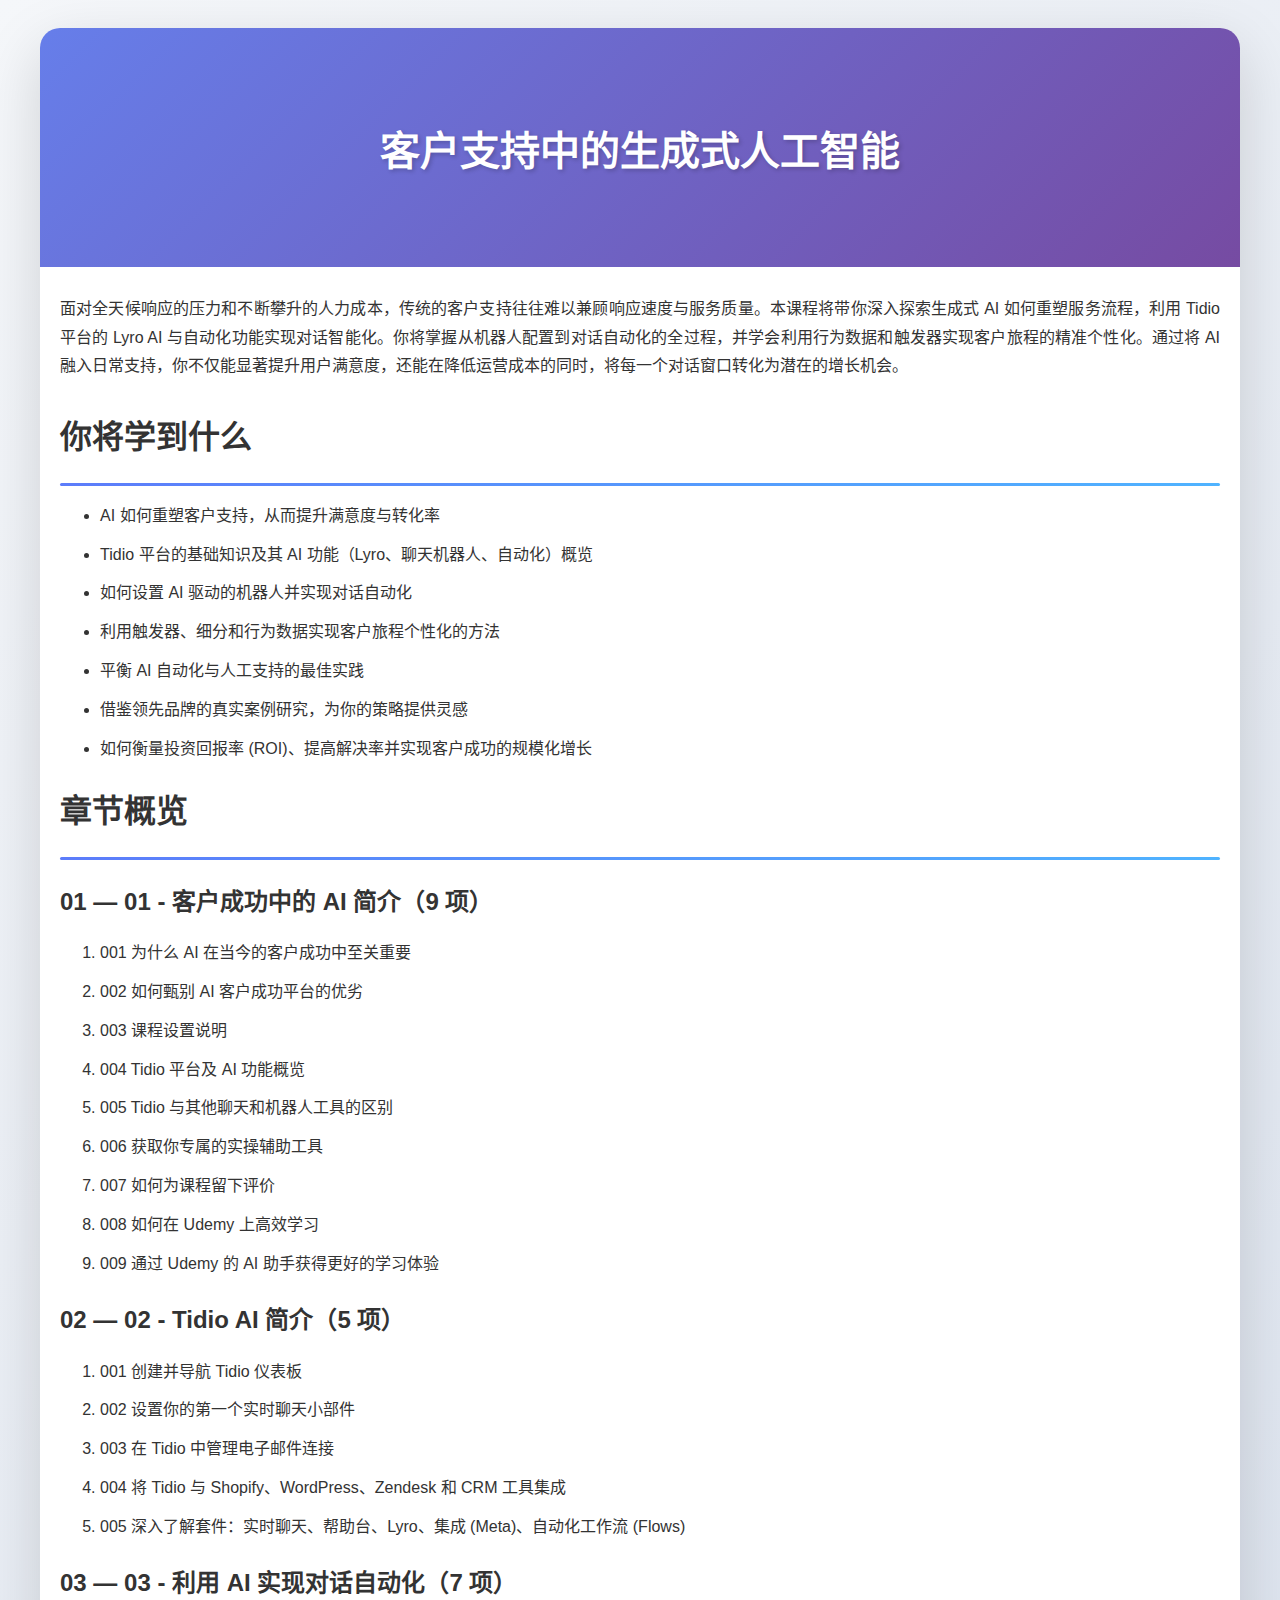
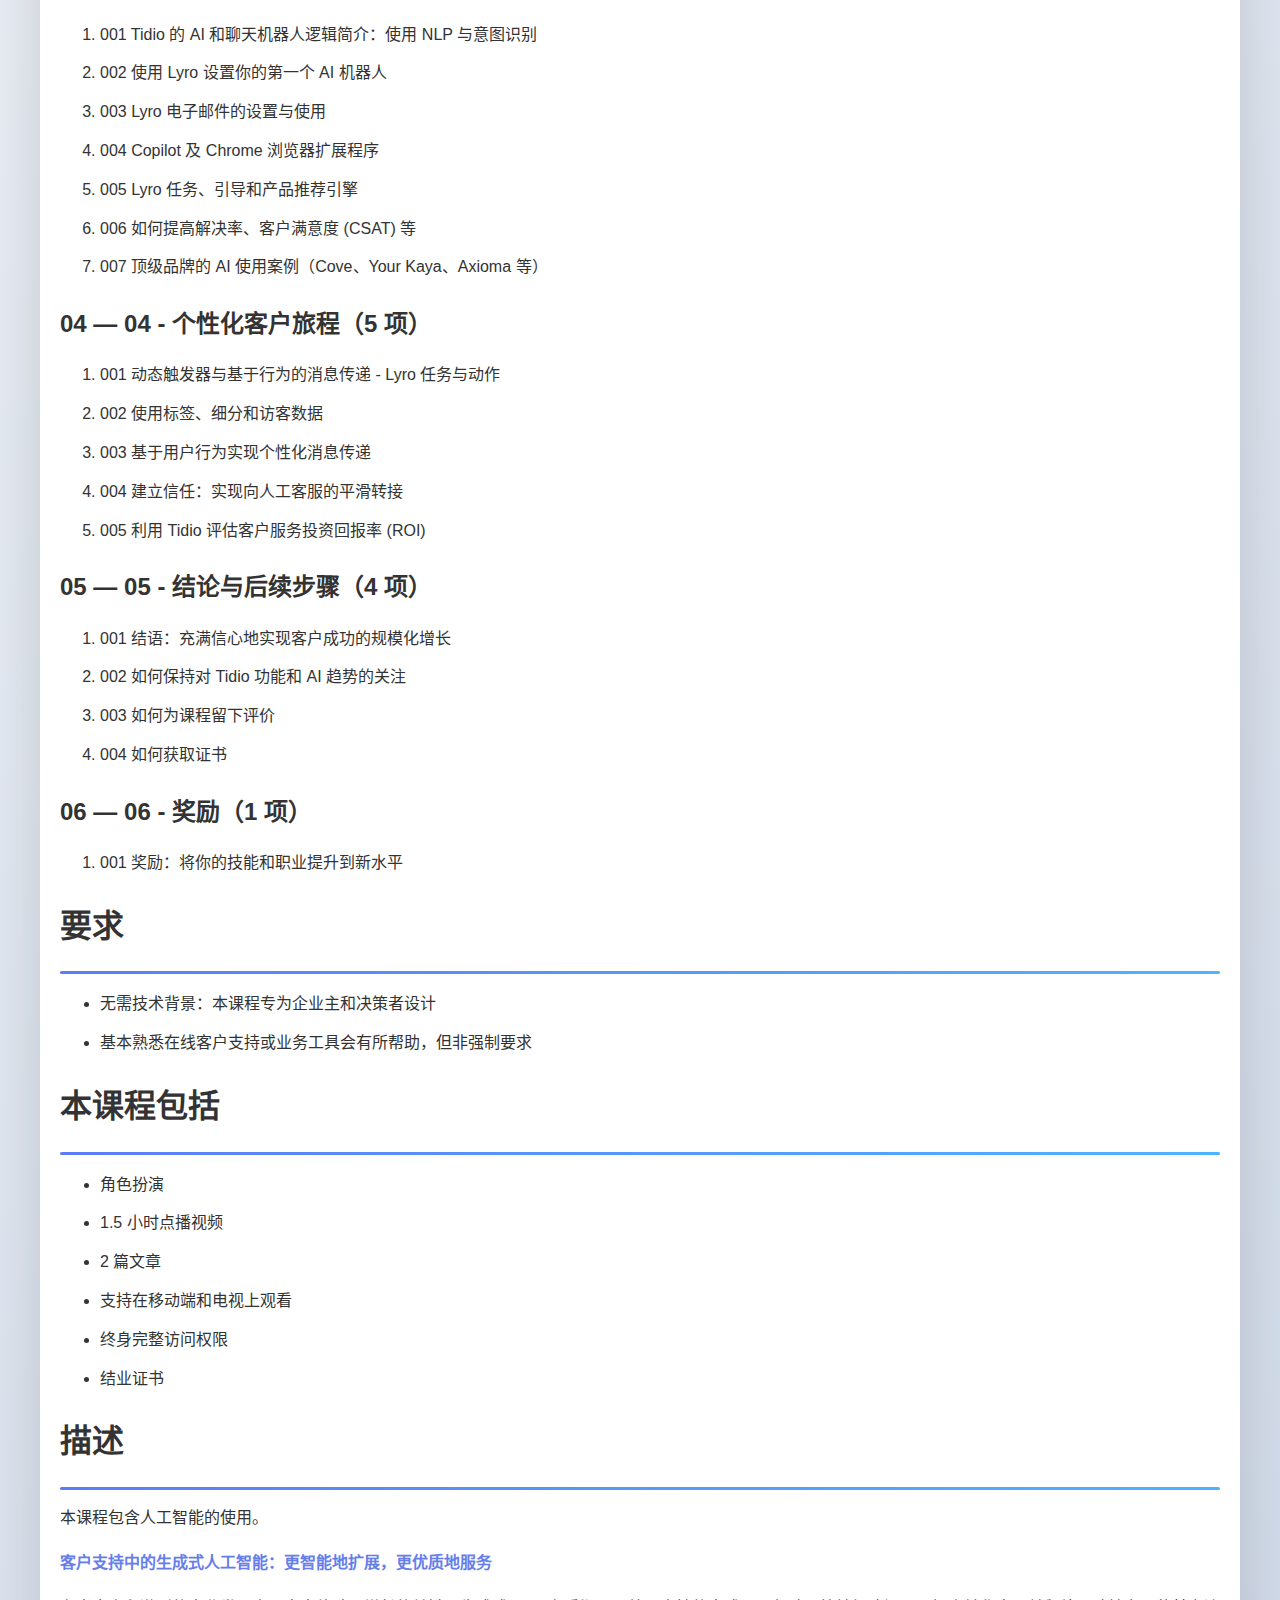
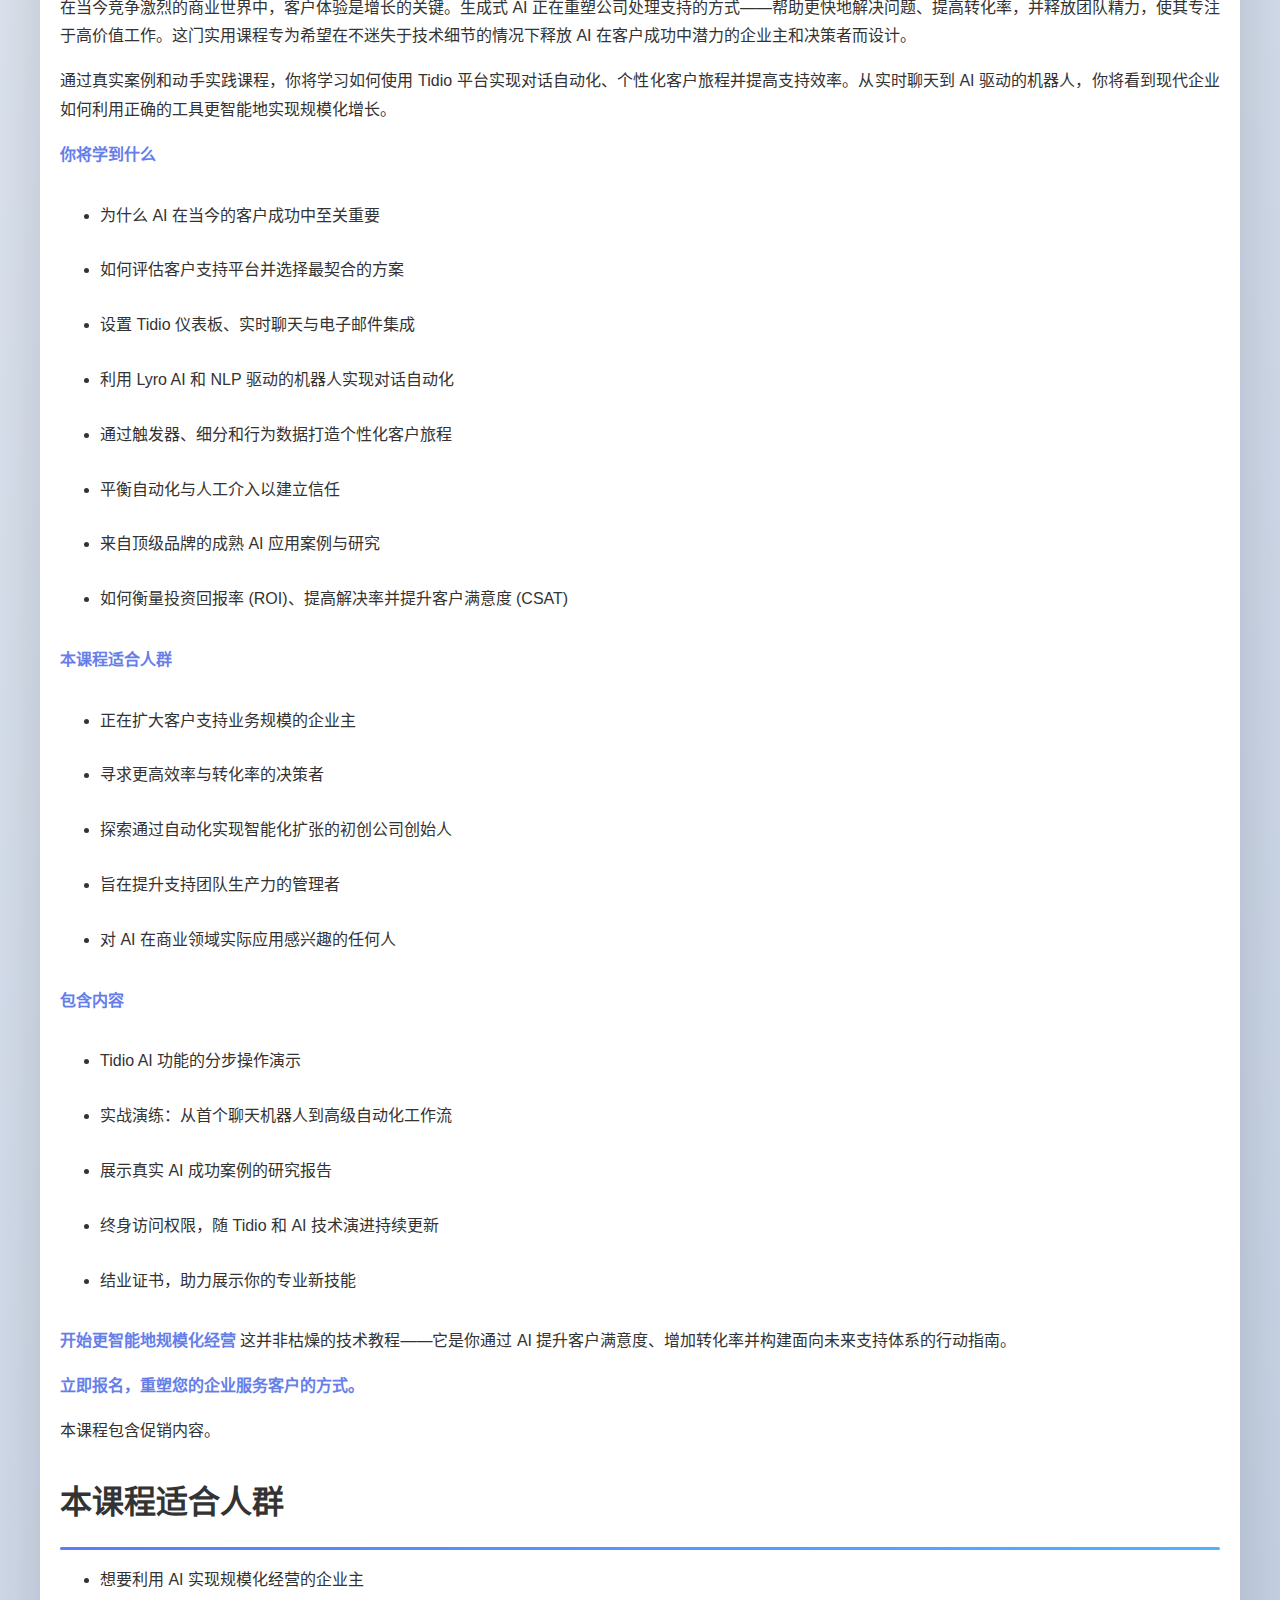
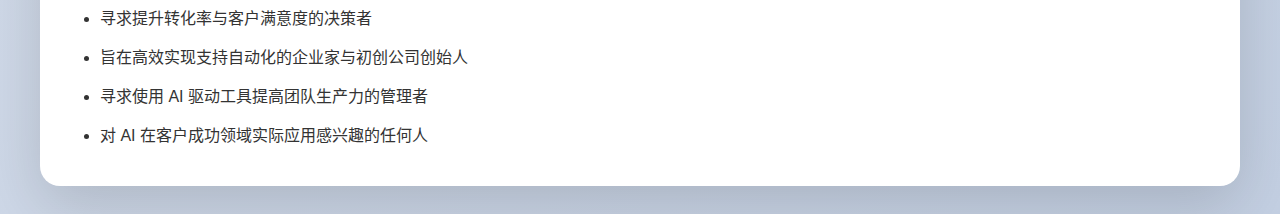
<file: course_reports/generative-ai-in-customer-support_final_zh.html>
<!DOCTYPE html>

<html lang="zh-CN">
<head>
<meta charset="utf-8"/>
<meta content="width=device-width, initial-scale=1.0" name="viewport"/>
<title>客户支持中的生成式人工智能</title>

</head>
<body style="font-family: -apple-system, BlinkMacSystemFont, 'Segoe UI', 'Roboto', 'Helvetica Neue', Arial, sans-serif; line-height: 1.8; color: #333; background: linear-gradient(135deg, #f5f7fa 0%, #c3cfe2 100%); padding: 20px">
<div class="container" style="max-width: 1200px; margin: 0 auto; background: #ffffff; border-radius: 20px; box-shadow: 0 20px 60px rgba(0, 0, 0, 0.15); overflow: hidden">
<div class="header" style="background: linear-gradient(135deg, #667eea 0%, #764ba2 100%); color: white; padding: 60px 40px; text-align: center">
<h1 style="font-size: 2.5em; margin-bottom: 20px; text-shadow: 2px 2px 4px rgba(0, 0, 0, 0.2)">客户支持中的生成式人工智能</h1>
</div>
<div class="content" style="padding: 20px">
<p style="margin: 0; padding: 8px 0; text-align: justify">面对全天候响应的压力和不断攀升的人力成本，传统的客户支持往往难以兼顾响应速度与服务质量。本课程将带你深入探索生成式 AI 如何重塑服务流程，利用 Tidio 平台的 Lyro AI 与自动化功能实现对话智能化。你将掌握从机器人配置到对话自动化的全过程，并学会利用行为数据和触发器实现客户旅程的精准个性化。通过将 AI 融入日常支持，你不仅能显著提升用户满意度，还能在降低运营成本的同时，将每一个对话窗口转化为潜在的增长机会。</p>
<h2 id="你将学到什么" style="font-size: 32px !important; margin-top: 20px; margin-bottom: 4px; padding-bottom: 0; border-bottom: none">你将学到什么</h2>
<span aria-hidden="true" class="h2-divider" style="display: block; width: 100%; height: 3px; margin-top: 16px; margin-bottom: 6px; border-radius: 999px; background: linear-gradient(90deg, #5c7cfa, #4fb3ff)"> </span>
<ul>
<li style="margin: 10px 0; line-height: 1.8">AI 如何重塑客户支持，从而提升满意度与转化率</li>
<li style="margin: 10px 0; line-height: 1.8">Tidio 平台的基础知识及其 AI 功能（Lyro、聊天机器人、自动化）概览</li>
<li style="margin: 10px 0; line-height: 1.8">如何设置 AI 驱动的机器人并实现对话自动化</li>
<li style="margin: 10px 0; line-height: 1.8">利用触发器、细分和行为数据实现客户旅程个性化的方法</li>
<li style="margin: 10px 0; line-height: 1.8">平衡 AI 自动化与人工支持的最佳实践</li>
<li style="margin: 10px 0; line-height: 1.8">借鉴领先品牌的真实案例研究，为你的策略提供灵感</li>
<li style="margin: 10px 0; line-height: 1.8">如何衡量投资回报率 (ROI)、提高解决率并实现客户成功的规模化增长</li>
</ul>
<h2 id="章节概览" style="font-size: 32px !important; margin-top: 20px; margin-bottom: 4px; padding-bottom: 0; border-bottom: none">章节概览</h2>
<span aria-hidden="true" class="h2-divider" style="display: block; width: 100%; height: 3px; margin-top: 16px; margin-bottom: 6px; border-radius: 999px; background: linear-gradient(90deg, #5c7cfa, #4fb3ff)"> </span>
<h3 id="01-01---客户成功中的-ai-简介9-项" style="font-size: 24px !important; margin-top: 20px; margin-bottom: 15px">01 — 01 - 客户成功中的 AI 简介（9 项）</h3>
<ol>
<li style="margin: 10px 0; line-height: 1.8">001 为什么 AI 在当今的客户成功中至关重要</li>
<li style="margin: 10px 0; line-height: 1.8">002 如何甄别 AI 客户成功平台的优劣</li>
<li style="margin: 10px 0; line-height: 1.8">003 课程设置说明</li>
<li style="margin: 10px 0; line-height: 1.8">004 Tidio 平台及 AI 功能概览</li>
<li style="margin: 10px 0; line-height: 1.8">005 Tidio 与其他聊天和机器人工具的区别</li>
<li style="margin: 10px 0; line-height: 1.8">006 获取你专属的实操辅助工具</li>
<li style="margin: 10px 0; line-height: 1.8">007 如何为课程留下评价</li>
<li style="margin: 10px 0; line-height: 1.8">008 如何在 Udemy 上高效学习</li>
<li style="margin: 10px 0; line-height: 1.8">009 通过 Udemy 的 AI 助手获得更好的学习体验</li>
</ol>
<h3 id="02-02---tidio-ai-简介5-项" style="font-size: 24px !important; margin-top: 20px; margin-bottom: 15px">02 — 02 - Tidio AI 简介（5 项）</h3>
<ol>
<li style="margin: 10px 0; line-height: 1.8">001 创建并导航 Tidio 仪表板</li>
<li style="margin: 10px 0; line-height: 1.8">002 设置你的第一个实时聊天小部件</li>
<li style="margin: 10px 0; line-height: 1.8">003 在 Tidio 中管理电子邮件连接</li>
<li style="margin: 10px 0; line-height: 1.8">004 将 Tidio 与 Shopify、WordPress、Zendesk 和 CRM 工具集成</li>
<li style="margin: 10px 0; line-height: 1.8">005 深入了解套件：实时聊天、帮助台、Lyro、集成 (Meta)、自动化工作流 (Flows)</li>
</ol>
<h3 id="03-03---利用-ai-实现对话自动化7-项" style="font-size: 24px !important; margin-top: 20px; margin-bottom: 15px">03 — 03 - 利用 AI 实现对话自动化（7 项）</h3>
<ol>
<li style="margin: 10px 0; line-height: 1.8">001 Tidio 的 AI 和聊天机器人逻辑简介：使用 NLP 与意图识别</li>
<li style="margin: 10px 0; line-height: 1.8">002 使用 Lyro 设置你的第一个 AI 机器人</li>
<li style="margin: 10px 0; line-height: 1.8">003 Lyro 电子邮件的设置与使用</li>
<li style="margin: 10px 0; line-height: 1.8">004 Copilot 及 Chrome 浏览器扩展程序</li>
<li style="margin: 10px 0; line-height: 1.8">005 Lyro 任务、引导和产品推荐引擎</li>
<li style="margin: 10px 0; line-height: 1.8">006 如何提高解决率、客户满意度 (CSAT) 等</li>
<li style="margin: 10px 0; line-height: 1.8">007 顶级品牌的 AI 使用案例（Cove、Your Kaya、Axioma 等）</li>
</ol>
<h3 id="04-04---个性化客户旅程5-项" style="font-size: 24px !important; margin-top: 20px; margin-bottom: 15px">04 — 04 - 个性化客户旅程（5 项）</h3>
<ol>
<li style="margin: 10px 0; line-height: 1.8">001 动态触发器与基于行为的消息传递 - Lyro 任务与动作</li>
<li style="margin: 10px 0; line-height: 1.8">002 使用标签、细分和访客数据</li>
<li style="margin: 10px 0; line-height: 1.8">003 基于用户行为实现个性化消息传递</li>
<li style="margin: 10px 0; line-height: 1.8">004 建立信任：实现向人工客服的平滑转接</li>
<li style="margin: 10px 0; line-height: 1.8">005 利用 Tidio 评估客户服务投资回报率 (ROI)</li>
</ol>
<h3 id="05-05---结论与后续步骤4-项" style="font-size: 24px !important; margin-top: 20px; margin-bottom: 15px">05 — 05 - 结论与后续步骤（4 项）</h3>
<ol>
<li style="margin: 10px 0; line-height: 1.8">001 结语：充满信心地实现客户成功的规模化增长</li>
<li style="margin: 10px 0; line-height: 1.8">002 如何保持对 Tidio 功能和 AI 趋势的关注</li>
<li style="margin: 10px 0; line-height: 1.8">003 如何为课程留下评价</li>
<li style="margin: 10px 0; line-height: 1.8">004 如何获取证书</li>
</ol>
<h3 id="06-06---奖励1-项" style="font-size: 24px !important; margin-top: 20px; margin-bottom: 15px">06 — 06 - 奖励（1 项）</h3>
<ol>
<li style="margin: 10px 0; line-height: 1.8">001 奖励：将你的技能和职业提升到新水平</li>
</ol>
<h2 id="要求" style="font-size: 32px !important; margin-top: 20px; margin-bottom: 4px; padding-bottom: 0; border-bottom: none">要求</h2>
<span aria-hidden="true" class="h2-divider" style="display: block; width: 100%; height: 3px; margin-top: 16px; margin-bottom: 6px; border-radius: 999px; background: linear-gradient(90deg, #5c7cfa, #4fb3ff)"> </span>
<ul>
<li style="margin: 10px 0; line-height: 1.8">无需技术背景：本课程专为企业主和决策者设计</li>
<li style="margin: 10px 0; line-height: 1.8">基本熟悉在线客户支持或业务工具会有所帮助，但非强制要求</li>
</ul>
<h2 id="本课程包括" style="font-size: 32px !important; margin-top: 20px; margin-bottom: 4px; padding-bottom: 0; border-bottom: none">本课程包括</h2>
<span aria-hidden="true" class="h2-divider" style="display: block; width: 100%; height: 3px; margin-top: 16px; margin-bottom: 6px; border-radius: 999px; background: linear-gradient(90deg, #5c7cfa, #4fb3ff)"> </span>
<ul>
<li style="margin: 10px 0; line-height: 1.8">角色扮演</li>
<li style="margin: 10px 0; line-height: 1.8">1.5 小时点播视频</li>
<li style="margin: 10px 0; line-height: 1.8">2 篇文章</li>
<li style="margin: 10px 0; line-height: 1.8">支持在移动端和电视上观看</li>
<li style="margin: 10px 0; line-height: 1.8">终身完整访问权限</li>
<li style="margin: 10px 0; line-height: 1.8">结业证书</li>
</ul>
<h2 id="描述" style="font-size: 32px !important; margin-top: 20px; margin-bottom: 4px; padding-bottom: 0; border-bottom: none">描述</h2>
<span aria-hidden="true" class="h2-divider" style="display: block; width: 100%; height: 3px; margin-top: 16px; margin-bottom: 6px; border-radius: 999px; background: linear-gradient(90deg, #5c7cfa, #4fb3ff)"> </span>
<p style="margin: 0; padding: 8px 0; text-align: justify">本课程包含人工智能的使用。</p>
<p style="margin: 0; padding: 8px 0; text-align: justify"><strong style="color: #667eea; font-weight: 600">客户支持中的生成式人工智能：更智能地扩展，更优质地服务</strong></p>
<p style="margin: 0; padding: 8px 0; text-align: justify">在当今竞争激烈的商业世界中，客户体验是增长的关键。生成式 AI 正在重塑公司处理支持的方式——帮助更快地解决问题、提高转化率，并释放团队精力，使其专注于高价值工作。这门实用课程专为希望在不迷失于技术细节的情况下释放 AI 在客户成功中潜力的企业主和决策者而设计。</p>
<p style="margin: 0; padding: 8px 0; text-align: justify">通过真实案例和动手实践课程，你将学习如何使用 Tidio 平台实现对话自动化、个性化客户旅程并提高支持效率。从实时聊天到 AI 驱动的机器人，你将看到现代企业如何利用正确的工具更智能地实现规模化增长。</p>
<p style="margin: 0; padding: 8px 0; text-align: justify"><strong style="color: #667eea; font-weight: 600">你将学到什么</strong></p>
<ul>
<li style="margin: 10px 0; line-height: 1.8">
<p style="margin: 0; padding: 8px 0; text-align: justify">为什么 AI 在当今的客户成功中至关重要</p>
</li>
<li style="margin: 10px 0; line-height: 1.8">
<p style="margin: 0; padding: 8px 0; text-align: justify">如何评估客户支持平台并选择最契合的方案</p>
</li>
<li style="margin: 10px 0; line-height: 1.8">
<p style="margin: 0; padding: 8px 0; text-align: justify">设置 Tidio 仪表板、实时聊天与电子邮件集成</p>
</li>
<li style="margin: 10px 0; line-height: 1.8">
<p style="margin: 0; padding: 8px 0; text-align: justify">利用 Lyro AI 和 NLP 驱动的机器人实现对话自动化</p>
</li>
<li style="margin: 10px 0; line-height: 1.8">
<p style="margin: 0; padding: 8px 0; text-align: justify">通过触发器、细分和行为数据打造个性化客户旅程</p>
</li>
<li style="margin: 10px 0; line-height: 1.8">
<p style="margin: 0; padding: 8px 0; text-align: justify">平衡自动化与人工介入以建立信任</p>
</li>
<li style="margin: 10px 0; line-height: 1.8">
<p style="margin: 0; padding: 8px 0; text-align: justify">来自顶级品牌的成熟 AI 应用案例与研究</p>
</li>
<li style="margin: 10px 0; line-height: 1.8">
<p style="margin: 0; padding: 8px 0; text-align: justify">如何衡量投资回报率 (ROI)、提高解决率并提升客户满意度 (CSAT)</p>
</li>
</ul>
<p style="margin: 0; padding: 8px 0; text-align: justify"><strong style="color: #667eea; font-weight: 600">本课程适合人群</strong></p>
<ul>
<li style="margin: 10px 0; line-height: 1.8">
<p style="margin: 0; padding: 8px 0; text-align: justify">正在扩大客户支持业务规模的企业主</p>
</li>
<li style="margin: 10px 0; line-height: 1.8">
<p style="margin: 0; padding: 8px 0; text-align: justify">寻求更高效率与转化率的决策者</p>
</li>
<li style="margin: 10px 0; line-height: 1.8">
<p style="margin: 0; padding: 8px 0; text-align: justify">探索通过自动化实现智能化扩张的初创公司创始人</p>
</li>
<li style="margin: 10px 0; line-height: 1.8">
<p style="margin: 0; padding: 8px 0; text-align: justify">旨在提升支持团队生产力的管理者</p>
</li>
<li style="margin: 10px 0; line-height: 1.8">
<p style="margin: 0; padding: 8px 0; text-align: justify">对 AI 在商业领域实际应用感兴趣的任何人</p>
</li>
</ul>
<p style="margin: 0; padding: 8px 0; text-align: justify"><strong style="color: #667eea; font-weight: 600">包含内容</strong></p>
<ul>
<li style="margin: 10px 0; line-height: 1.8">
<p style="margin: 0; padding: 8px 0; text-align: justify">Tidio AI 功能的分步操作演示</p>
</li>
<li style="margin: 10px 0; line-height: 1.8">
<p style="margin: 0; padding: 8px 0; text-align: justify">实战演练：从首个聊天机器人到高级自动化工作流</p>
</li>
<li style="margin: 10px 0; line-height: 1.8">
<p style="margin: 0; padding: 8px 0; text-align: justify">展示真实 AI 成功案例的研究报告</p>
</li>
<li style="margin: 10px 0; line-height: 1.8">
<p style="margin: 0; padding: 8px 0; text-align: justify">终身访问权限，随 Tidio 和 AI 技术演进持续更新</p>
</li>
<li style="margin: 10px 0; line-height: 1.8">
<p style="margin: 0; padding: 8px 0; text-align: justify">结业证书，助力展示你的专业新技能</p>
</li>
</ul>
<p style="margin: 0; padding: 8px 0; text-align: justify"><strong style="color: #667eea; font-weight: 600">开始更智能地规模化经营</strong> 这并非枯燥的技术教程——它是你通过 AI 提升客户满意度、增加转化率并构建面向未来支持体系的行动指南。</p>
<p style="margin: 0; padding: 8px 0; text-align: justify"><strong style="color: #667eea; font-weight: 600">立即报名，重塑您的企业服务客户的方式。</strong></p>
<p style="margin: 0; padding: 8px 0; text-align: justify">本课程包含促销内容。</p>
<h2 id="本课程适合人群" style="font-size: 32px !important; margin-top: 20px; margin-bottom: 4px; padding-bottom: 0; border-bottom: none">本课程适合人群</h2>
<span aria-hidden="true" class="h2-divider" style="display: block; width: 100%; height: 3px; margin-top: 16px; margin-bottom: 6px; border-radius: 999px; background: linear-gradient(90deg, #5c7cfa, #4fb3ff)"> </span>
<ul>
<li style="margin: 10px 0; line-height: 1.8">想要利用 AI 实现规模化经营的企业主</li>
<li style="margin: 10px 0; line-height: 1.8">寻求提升转化率与客户满意度的决策者</li>
<li style="margin: 10px 0; line-height: 1.8">旨在高效实现支持自动化的企业家与初创公司创始人</li>
<li style="margin: 10px 0; line-height: 1.8">寻求使用 AI 驱动工具提高团队生产力的管理者</li>
<li style="margin: 10px 0; line-height: 1.8">对 AI 在客户成功领域实际应用感兴趣的任何人</li>
</ul>
</div>
</div>
</body>
</html>
</file>
